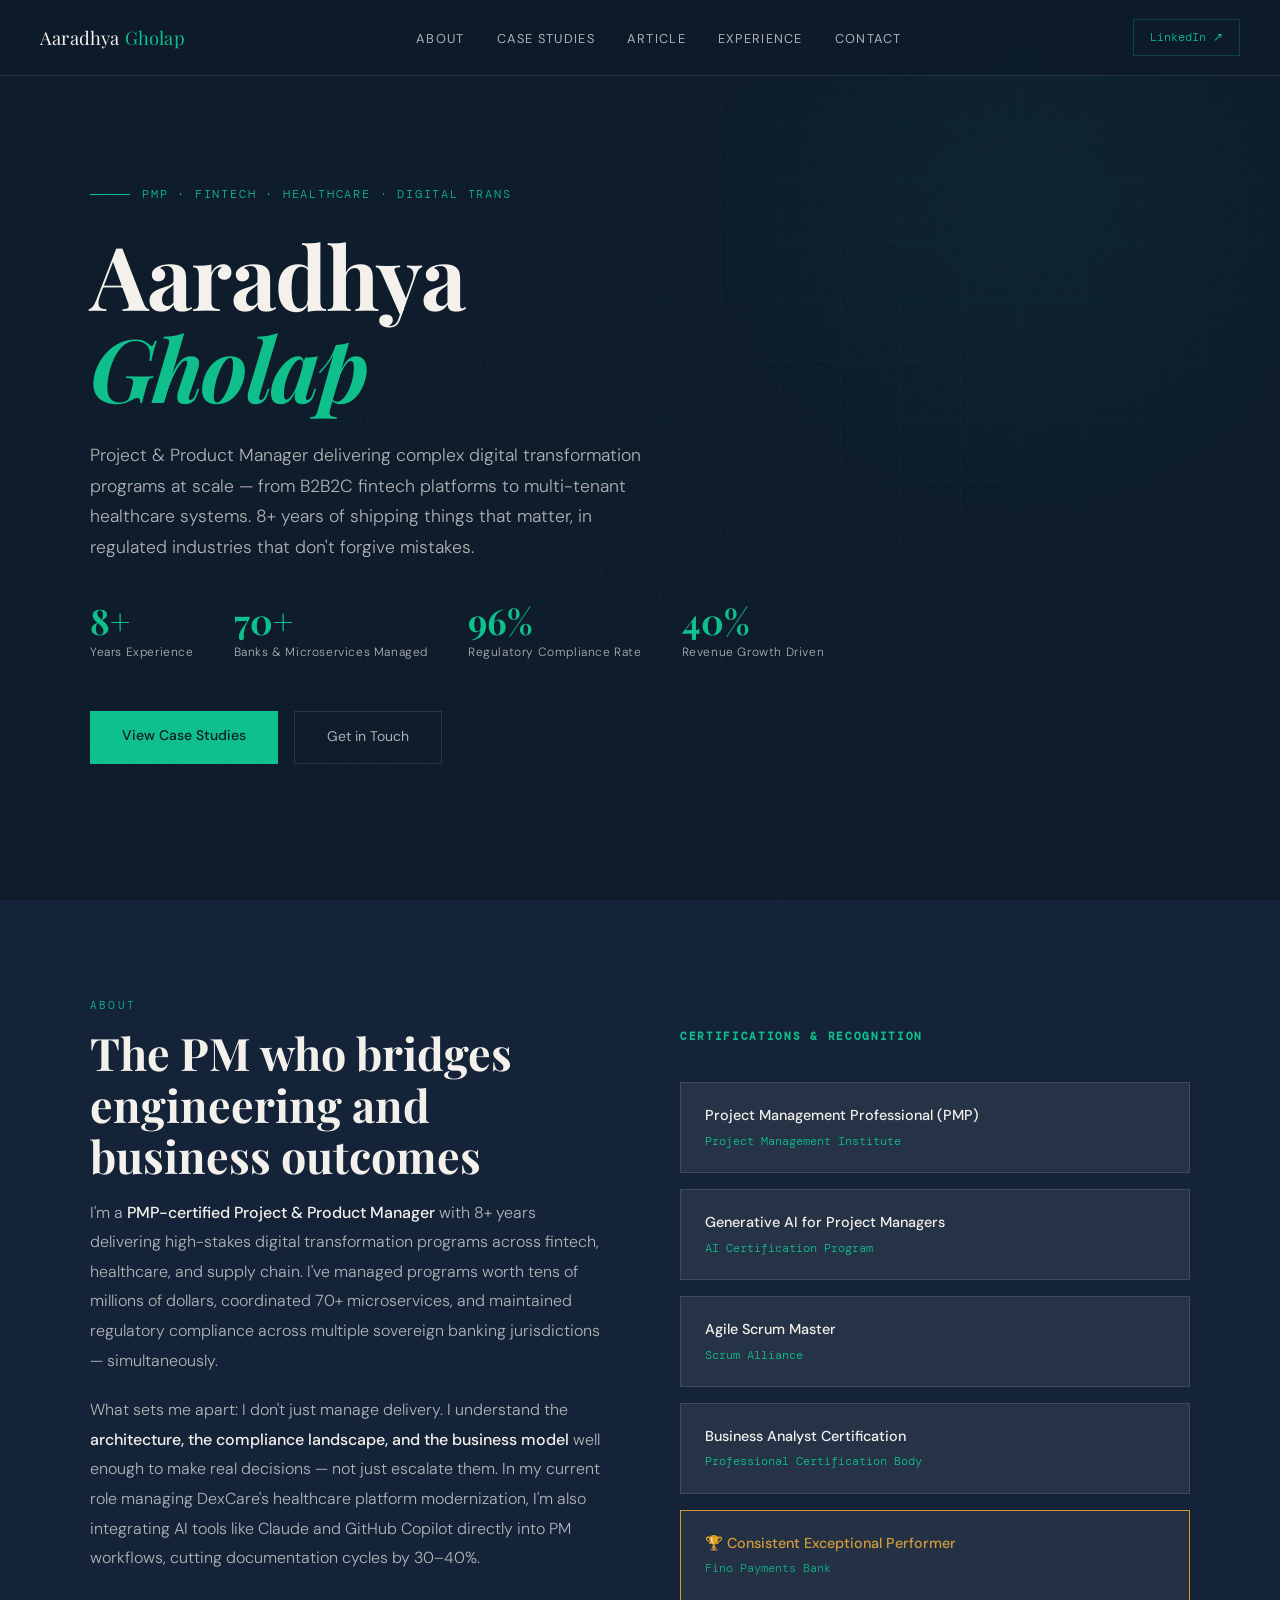
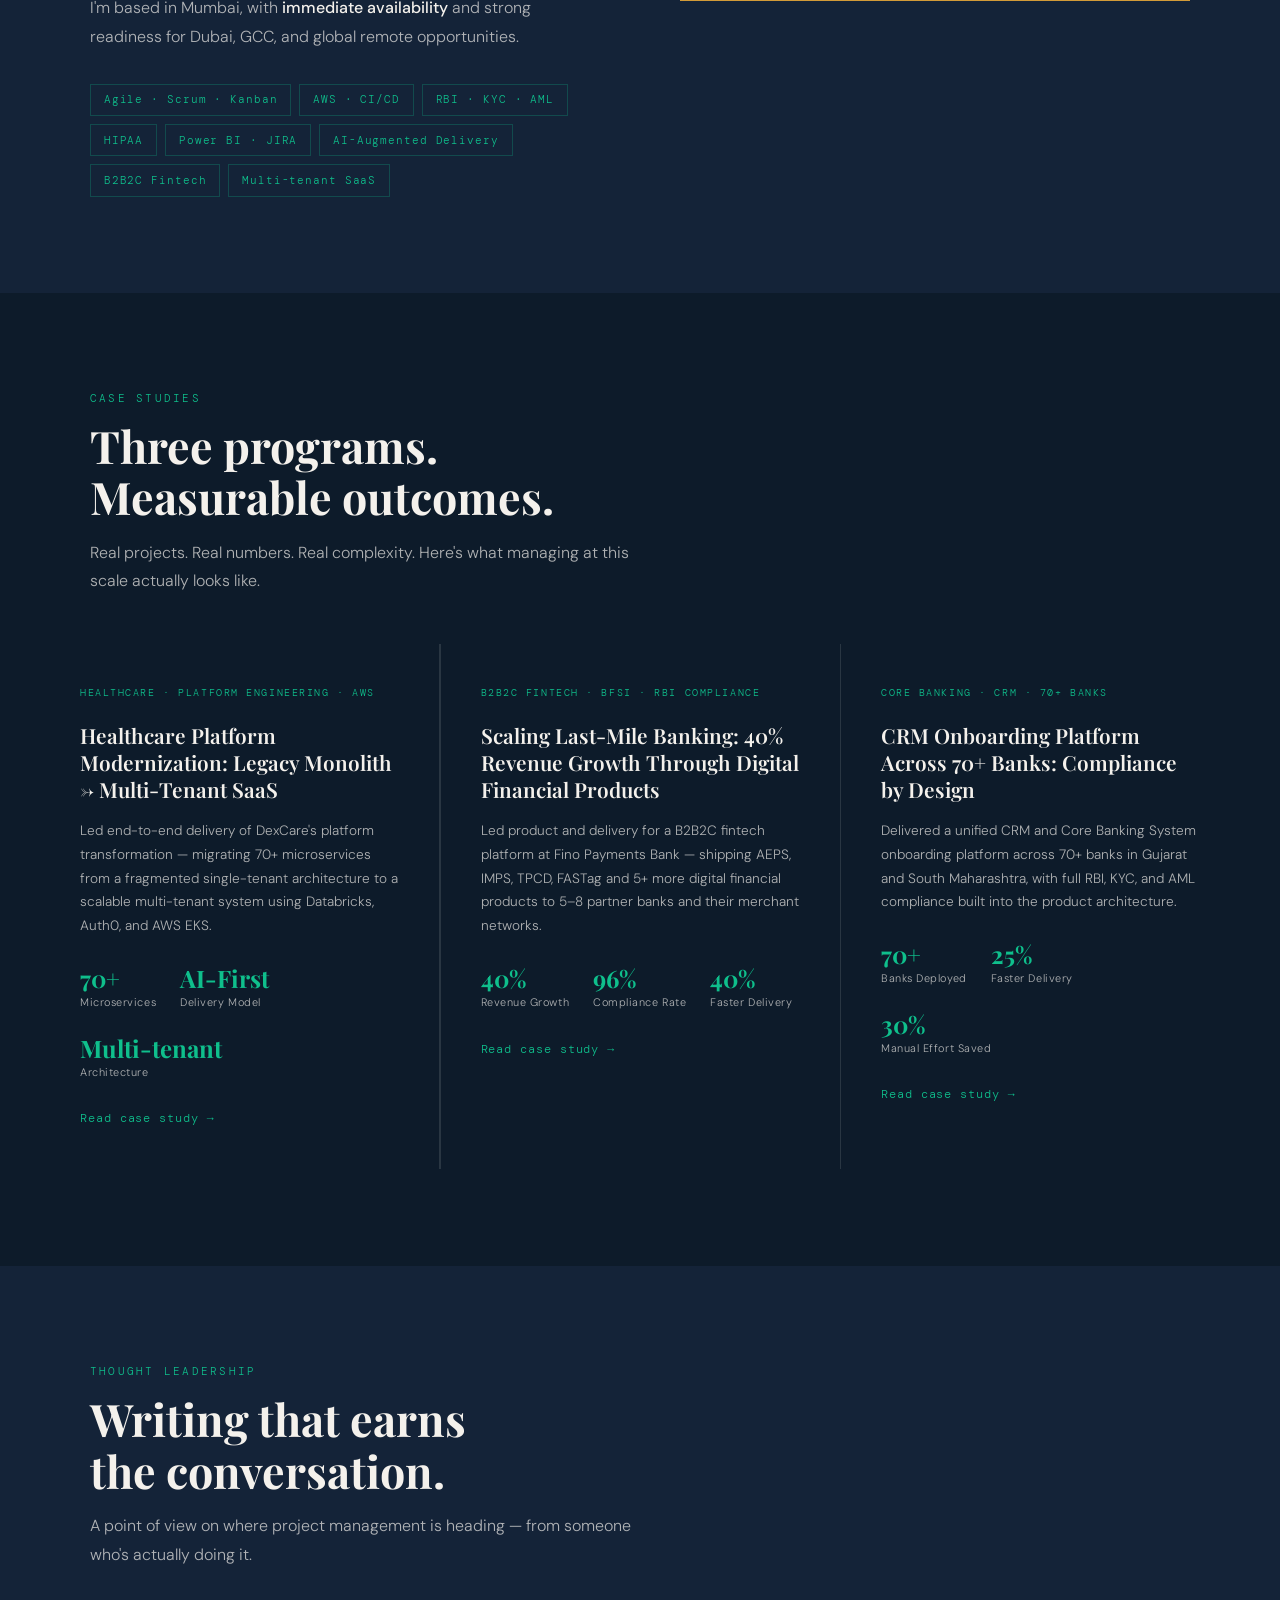
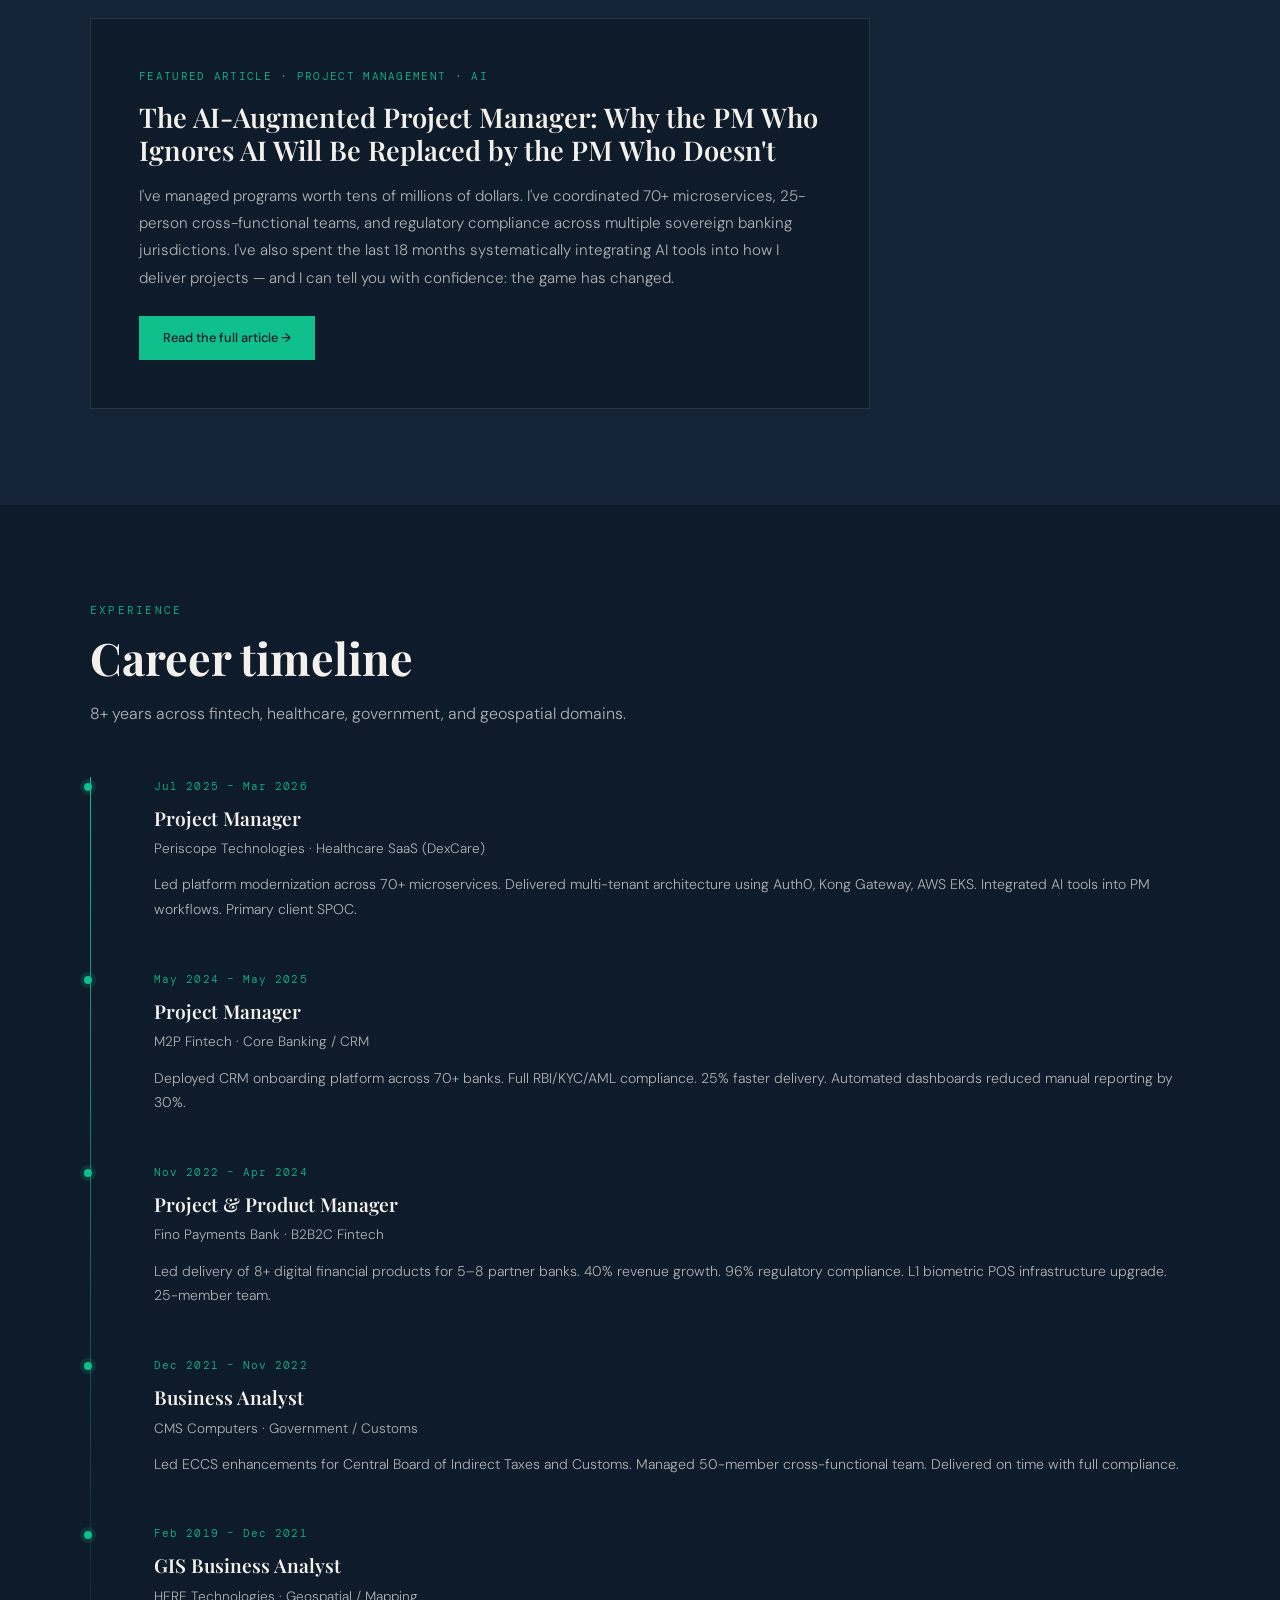
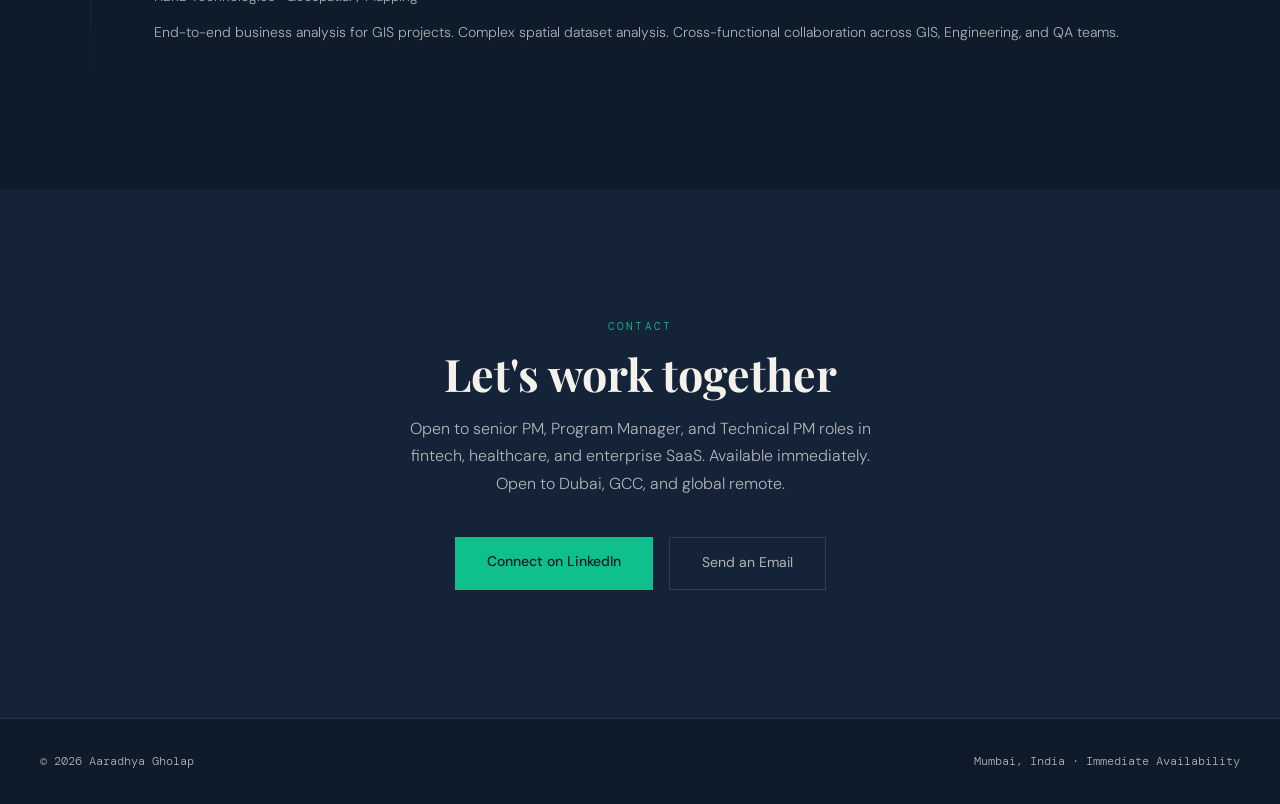
<file: index.html>
<!DOCTYPE html>
<html lang="en">
<head>
<meta charset="UTF-8">
<meta name="viewport" content="width=device-width, initial-scale=1.0">
<title>Aaradhya Gholap — Project & Product Manager</title>
<meta name="description" content="PMP-certified Project & Product Manager with 8+ years across Fintech, Healthcare, and Supply Chain. Delivering digital transformation at scale.">
<link rel="stylesheet" href="style.css">
<link rel="icon" type="image/svg+xml" href="data:image/svg+xml,<svg xmlns='http://www.w3.org/2000/svg' viewBox='0 0 32 32'><rect width='32' height='32' fill='%230d1b2a'/><text x='6' y='24' font-size='20' fill='%230fbf8c' font-family='serif'>A</text></svg>">
</head>
<body>

<nav>
  <a href="index.html" class="nav-logo">Aaradhya <span>Gholap</span></a>
  <button class="hamburger" aria-label="Menu">
    <span></span><span></span><span></span>
  </button>
  <ul class="nav-links">
    <li><a href="#about">About</a></li>
    <li><a href="#work">Case Studies</a></li>
    <li><a href="#article">Article</a></li>
    <li><a href="#experience">Experience</a></li>
    <li><a href="#contact">Contact</a></li>
  </ul>
  <a href="https://linkedin.com/in/aaradhyagholap" target="_blank" class="nav-cta">LinkedIn ↗</a>
</nav>

<!-- HERO -->
<section class="hero">
  <div class="hero-grid-bg"></div>
  <div class="hero-glow"></div>
  <div class="hero-inner">
    <div class="hero-tag">
      <span class="hero-tag-text">PMP · Fintech · Healthcare · Digital Transformation</span>
    </div>
    <h1>Aaradhya<br><em>Gholap</em></h1>
    <p class="hero-subtitle">
      Project & Product Manager delivering complex digital transformation programs at scale — from B2B2C fintech platforms to multi-tenant healthcare systems. 8+ years of shipping things that matter, in regulated industries that don't forgive mistakes.
    </p>
    <div class="hero-metrics">
      <div class="metric">
        <span class="metric-num">8+</span>
        <span class="metric-label">Years Experience</span>
      </div>
      <div class="metric">
        <span class="metric-num">70+</span>
        <span class="metric-label">Banks & Microservices Managed</span>
      </div>
      <div class="metric">
        <span class="metric-num">96%</span>
        <span class="metric-label">Regulatory Compliance Rate</span>
      </div>
      <div class="metric">
        <span class="metric-num">40%</span>
        <span class="metric-label">Revenue Growth Driven</span>
      </div>
    </div>
    <div class="hero-actions">
      <a href="#work" class="btn-primary">View Case Studies</a>
      <a href="#contact" class="btn-outline">Get in Touch</a>
    </div>
  </div>
</section>

<!-- ABOUT -->
<section id="about">
  <div class="container">
    <div class="section-label">About</div>
    <div class="about-grid">
      <div class="about-text fade-up">
        <h2 class="section-title">The PM who bridges engineering and business outcomes</h2>
        <p>I'm a <strong>PMP-certified Project & Product Manager</strong> with 8+ years delivering high-stakes digital transformation programs across fintech, healthcare, and supply chain. I've managed programs worth tens of millions of dollars, coordinated 70+ microservices, and maintained regulatory compliance across multiple sovereign banking jurisdictions — simultaneously.</p>
        <p>What sets me apart: I don't just manage delivery. I understand the <strong>architecture, the compliance landscape, and the business model</strong> well enough to make real decisions — not just escalate them. In my current role managing DexCare's healthcare platform modernization, I'm also integrating AI tools like Claude and GitHub Copilot directly into PM workflows, cutting documentation cycles by 30–40%.</p>
        <p>I'm based in Mumbai, with <strong>immediate availability</strong> and strong readiness for Dubai, GCC, and global remote opportunities.</p>
        <div class="about-tags">
          <span class="tag">Agile · Scrum · Kanban</span>
          <span class="tag">AWS · CI/CD</span>
          <span class="tag">RBI · KYC · AML</span>
          <span class="tag">HIPAA</span>
          <span class="tag">Power BI · JIRA</span>
          <span class="tag">AI-Augmented Delivery</span>
          <span class="tag">B2B2C Fintech</span>
          <span class="tag">Multi-tenant SaaS</span>
        </div>
      </div>
      <div class="about-certs fade-up">
        <h3 style="font-family:var(--mono);font-size:0.7rem;color:var(--teal);letter-spacing:0.15em;text-transform:uppercase;margin-bottom:1.25rem;">Certifications & Recognition</h3>
        <div class="cert-card">
          <div class="cert-name">Project Management Professional (PMP)</div>
          <div class="cert-org">Project Management Institute</div>
        </div>
        <div class="cert-card">
          <div class="cert-name">Generative AI for Project Managers</div>
          <div class="cert-org">AI Certification Program</div>
        </div>
        <div class="cert-card">
          <div class="cert-name">Agile Scrum Master</div>
          <div class="cert-org">Scrum Alliance</div>
        </div>
        <div class="cert-card">
          <div class="cert-name">Business Analyst Certification</div>
          <div class="cert-org">Professional Certification Body</div>
        </div>
        <div class="cert-card" style="border-color:var(--gold);opacity:0.9;">
          <div class="cert-name" style="color:var(--gold);">🏆 Consistent Exceptional Performer</div>
          <div class="cert-org">Fino Payments Bank</div>
        </div>
      </div>
    </div>
  </div>
</section>

<!-- CASE STUDIES -->
<section id="work">
  <div class="container">
    <div class="section-label">Case Studies</div>
    <h2 class="section-title fade-up">Three programs.<br>Measurable outcomes.</h2>
    <p class="section-desc fade-up">Real projects. Real numbers. Real complexity. Here's what managing at this scale actually looks like.</p>
  </div>
  <div class="work-grid">
    <a href="case-study-1.html" class="case-card fade-up">
      <div class="case-domain">Healthcare · Platform Engineering · AWS</div>
      <div class="case-title">Healthcare Platform Modernization: Legacy Monolith → Multi-Tenant SaaS</div>
      <div class="case-desc">Led end-to-end delivery of DexCare's platform transformation — migrating 70+ microservices from a fragmented single-tenant architecture to a scalable multi-tenant system using Databricks, Auth0, and AWS EKS.</div>
      <div class="case-metrics">
        <div>
          <div class="case-metric-val">70+</div>
          <div class="case-metric-lbl">Microservices</div>
        </div>
        <div>
          <div class="case-metric-val">AI-First</div>
          <div class="case-metric-lbl">Delivery Model</div>
        </div>
        <div>
          <div class="case-metric-val">Multi-tenant</div>
          <div class="case-metric-lbl">Architecture</div>
        </div>
      </div>
      <div class="case-link">Read case study</div>
    </a>

    <a href="case-study-2.html" class="case-card fade-up">
      <div class="case-domain">B2B2C Fintech · BFSI · RBI Compliance</div>
      <div class="case-title">Scaling Last-Mile Banking: 40% Revenue Growth Through Digital Financial Products</div>
      <div class="case-desc">Led product and delivery for a B2B2C fintech platform at Fino Payments Bank — shipping AEPS, IMPS, TPCD, FASTag and 5+ more digital financial products to 5–8 partner banks and their merchant networks.</div>
      <div class="case-metrics">
        <div>
          <div class="case-metric-val">40%</div>
          <div class="case-metric-lbl">Revenue Growth</div>
        </div>
        <div>
          <div class="case-metric-val">96%</div>
          <div class="case-metric-lbl">Compliance Rate</div>
        </div>
        <div>
          <div class="case-metric-val">40%</div>
          <div class="case-metric-lbl">Faster Delivery</div>
        </div>
      </div>
      <div class="case-link">Read case study</div>
    </a>

    <a href="case-study-3.html" class="case-card fade-up">
      <div class="case-domain">Core Banking · CRM · 70+ Banks</div>
      <div class="case-title">CRM Onboarding Platform Across 70+ Banks: Compliance by Design</div>
      <div class="case-desc">Delivered a unified CRM and Core Banking System onboarding platform across 70+ banks in Gujarat and South Maharashtra, with full RBI, KYC, and AML compliance built into the product architecture.</div>
      <div class="case-metrics">
        <div>
          <div class="case-metric-val">70+</div>
          <div class="case-metric-lbl">Banks Deployed</div>
        </div>
        <div>
          <div class="case-metric-val">25%</div>
          <div class="case-metric-lbl">Faster Delivery</div>
        </div>
        <div>
          <div class="case-metric-val">30%</div>
          <div class="case-metric-lbl">Manual Effort Saved</div>
        </div>
      </div>
      <div class="case-link">Read case study</div>
    </a>
  </div>
</section>

<!-- ARTICLE -->
<section id="article">
  <div class="container">
    <div class="section-label">Thought Leadership</div>
    <h2 class="section-title fade-up">Writing that earns<br>the conversation.</h2>
    <p class="section-desc fade-up">A point of view on where project management is heading — from someone who's actually doing it.</p>
    <div class="article-card fade-up">
      <div class="article-tag">Featured Article · Project Management · AI</div>
      <h2>The AI-Augmented Project Manager: Why the PM Who Ignores AI Will Be Replaced by the PM Who Doesn't</h2>
      <p class="excerpt">I've managed programs worth tens of millions of dollars. I've coordinated 70+ microservices, 25-person cross-functional teams, and regulatory compliance across multiple sovereign banking jurisdictions. I've also spent the last 18 months systematically integrating AI tools into how I deliver projects — and I can tell you with confidence: the game has changed.</p>
      <a href="article.html" class="btn-primary" style="font-size:0.8rem;padding:0.7rem 1.5rem;">Read the full article →</a>
    </div>
  </div>
</section>

<!-- EXPERIENCE -->
<section id="experience">
  <div class="container">
    <div class="section-label">Experience</div>
    <h2 class="section-title fade-up">Career timeline</h2>
    <p class="section-desc fade-up">8+ years across fintech, healthcare, government, and geospatial domains.</p>
    <div class="timeline">
      <div class="timeline-item fade-up">
        <div class="timeline-date">Jul 2025 – Mar 2026</div>
        <div class="timeline-title">Project Manager</div>
        <div class="timeline-company">Periscope Technologies · Healthcare SaaS (DexCare)</div>
        <div class="timeline-desc">Led platform modernization across 70+ microservices. Delivered multi-tenant architecture using Auth0, Kong Gateway, AWS EKS. Integrated AI tools into PM workflows. Primary client SPOC.</div>
      </div>
      <div class="timeline-item fade-up">
        <div class="timeline-date">May 2024 – May 2025</div>
        <div class="timeline-title">Project Manager</div>
        <div class="timeline-company">M2P Fintech · Core Banking / CRM</div>
        <div class="timeline-desc">Deployed CRM onboarding platform across 70+ banks. Full RBI/KYC/AML compliance. 25% faster delivery. Automated dashboards reduced manual reporting by 30%.</div>
      </div>
      <div class="timeline-item fade-up">
        <div class="timeline-date">Nov 2022 – Apr 2024</div>
        <div class="timeline-title">Project & Product Manager</div>
        <div class="timeline-company">Fino Payments Bank · B2B2C Fintech</div>
        <div class="timeline-desc">Led delivery of 8+ digital financial products for 5–8 partner banks. 40% revenue growth. 96% regulatory compliance. L1 biometric POS infrastructure upgrade. 25-member team.</div>
      </div>
      <div class="timeline-item fade-up">
        <div class="timeline-date">Dec 2021 – Nov 2022</div>
        <div class="timeline-title">Business Analyst</div>
        <div class="timeline-company">CMS Computers · Government / Customs</div>
        <div class="timeline-desc">Led ECCS enhancements for Central Board of Indirect Taxes and Customs. Managed 50-member cross-functional team. Delivered on time with full compliance.</div>
      </div>
      <div class="timeline-item fade-up">
        <div class="timeline-date">Feb 2019 – Dec 2021</div>
        <div class="timeline-title">GIS Business Analyst</div>
        <div class="timeline-company">HERE Technologies · Geospatial / Mapping</div>
        <div class="timeline-desc">End-to-end business analysis for GIS projects. Complex spatial dataset analysis. Cross-functional collaboration across GIS, Engineering, and QA teams.</div>
      </div>
    </div>
  </div>
</section>

<!-- CONTACT -->
<section id="contact">
  <div class="container">
    <div class="section-label">Contact</div>
    <h2 class="section-title">Let's work together</h2>
    <p>Open to senior PM, Program Manager, and Technical PM roles in fintech, healthcare, and enterprise SaaS. Available immediately. Open to Dubai, GCC, and global remote.</p>
    <div class="contact-links">
      <a href="https://linkedin.com/in/aaradhyagholap" target="_blank" class="btn-primary">Connect on LinkedIn</a>
      <a href="mailto:aaradhyagholap@gmail.com" class="btn-outline">Send an Email</a>
    </div>
  </div>
</section>

<footer>
  <span>© 2026 Aaradhya Gholap</span>
  <span>Mumbai, India · Immediate Availability</span>
</footer>

<script src="main.js"></script>
</body>
</html>
</file>
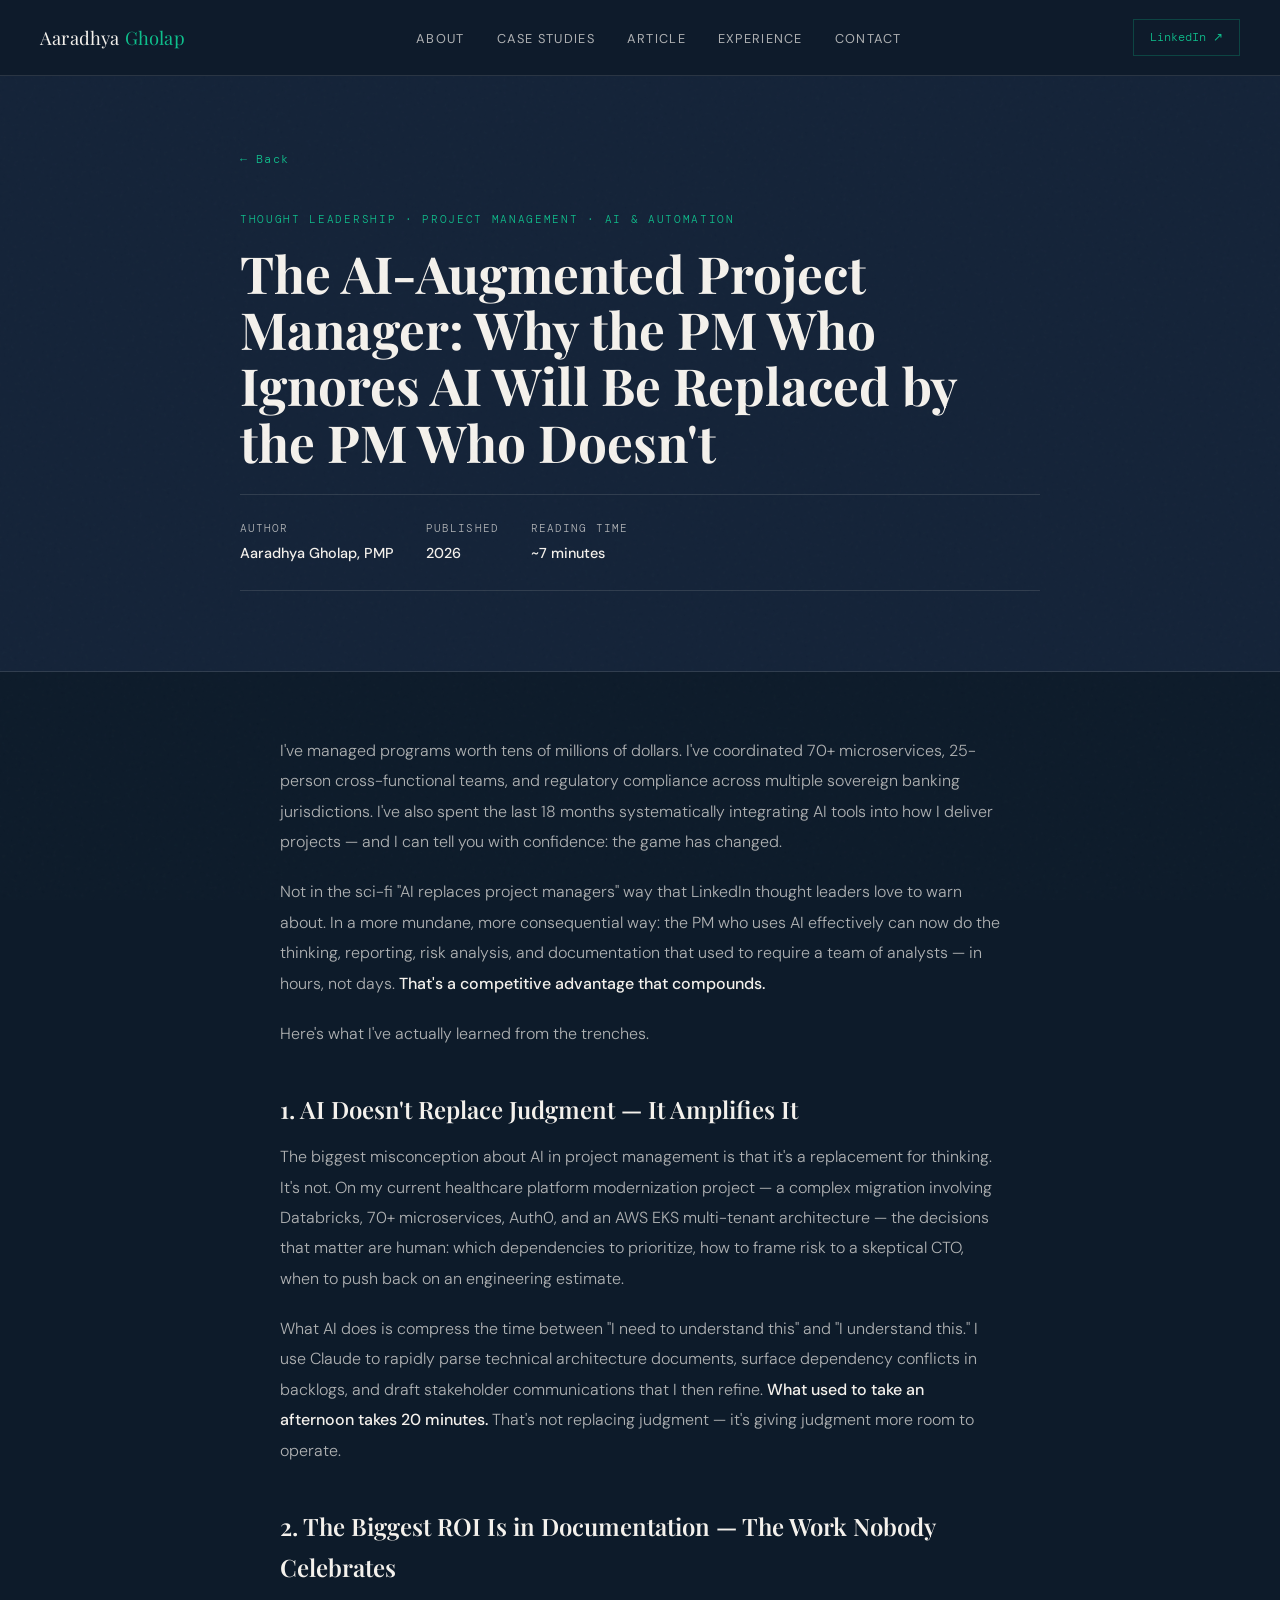
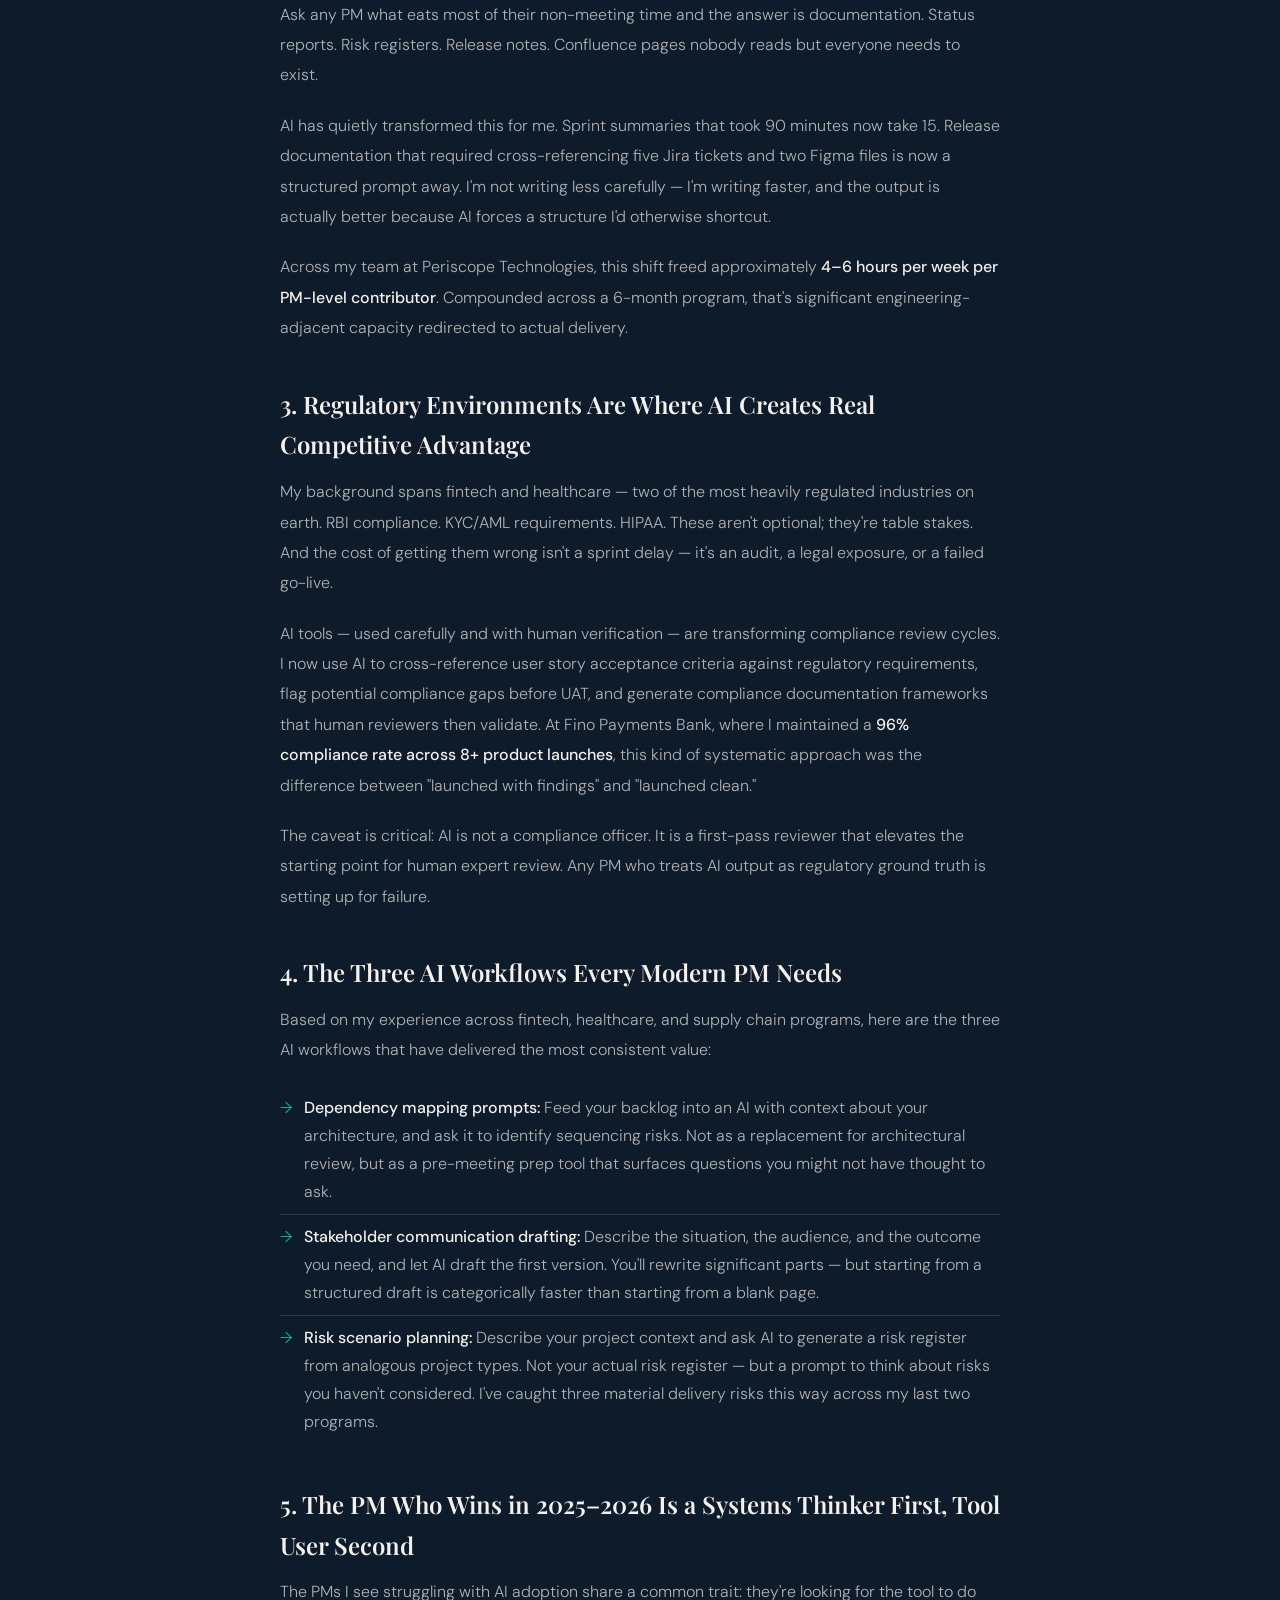
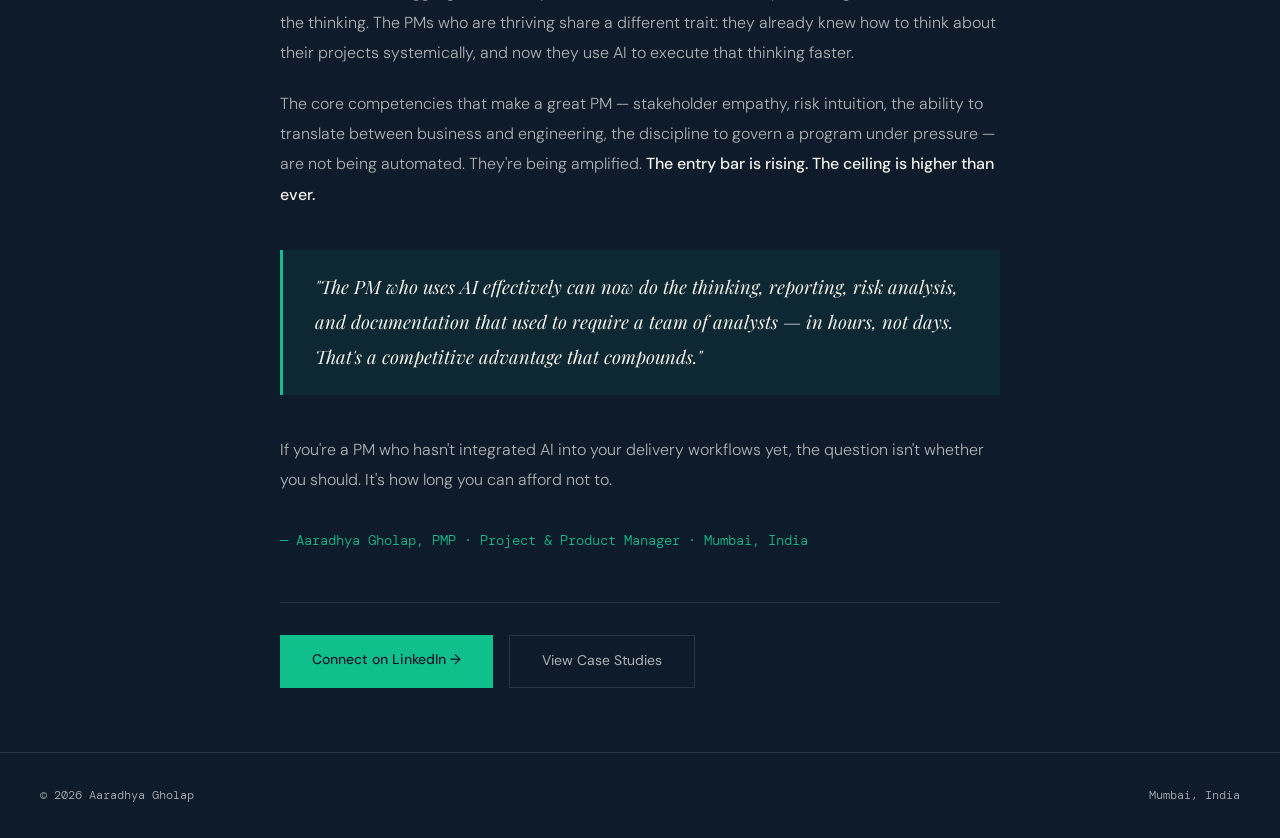
<file: article.html>
<!DOCTYPE html>
<html lang="en">
<head>
<meta charset="UTF-8">
<meta name="viewport" content="width=device-width, initial-scale=1.0">
<title>The AI-Augmented Project Manager — Aaradhya Gholap</title>
<link rel="stylesheet" href="style.css">
</head>
<body>

<nav>
  <a href="index.html" class="nav-logo">Aaradhya <span>Gholap</span></a>
  <button class="hamburger" aria-label="Menu"><span></span><span></span><span></span></button>
  <ul class="nav-links">
    <li><a href="index.html#about">About</a></li>
    <li><a href="index.html#work">Case Studies</a></li>
    <li><a href="index.html#article" class="active">Article</a></li>
    <li><a href="index.html#experience">Experience</a></li>
    <li><a href="index.html#contact">Contact</a></li>
  </ul>
  <a href="https://linkedin.com/in/aaradhyagholap" target="_blank" class="nav-cta">LinkedIn ↗</a>
</nav>

<div class="detail-hero">
  <div class="detail-hero-inner">
    <a href="index.html#article" class="detail-back">← Back</a>
    <div class="detail-domain">Thought Leadership · Project Management · AI & Automation</div>
    <h1 class="detail-title">The AI-Augmented Project Manager: Why the PM Who Ignores AI Will Be Replaced by the PM Who Doesn't</h1>
    <div class="detail-meta">
      <div class="detail-meta-item">
        <span class="detail-meta-label">Author</span>
        <span class="detail-meta-value">Aaradhya Gholap, PMP</span>
      </div>
      <div class="detail-meta-item">
        <span class="detail-meta-label">Published</span>
        <span class="detail-meta-value">2026</span>
      </div>
      <div class="detail-meta-item">
        <span class="detail-meta-label">Reading time</span>
        <span class="detail-meta-value">~7 minutes</span>
      </div>
    </div>
  </div>
</div>

<div class="article-full">
  <div class="article-full-inner">

    <p>I've managed programs worth tens of millions of dollars. I've coordinated 70+ microservices, 25-person cross-functional teams, and regulatory compliance across multiple sovereign banking jurisdictions. I've also spent the last 18 months systematically integrating AI tools into how I deliver projects — and I can tell you with confidence: the game has changed.</p>

    <p>Not in the sci-fi "AI replaces project managers" way that LinkedIn thought leaders love to warn about. In a more mundane, more consequential way: the PM who uses AI effectively can now do the thinking, reporting, risk analysis, and documentation that used to require a team of analysts — in hours, not days. <strong>That's a competitive advantage that compounds.</strong></p>

    <p>Here's what I've actually learned from the trenches.</p>

    <h2>1. AI Doesn't Replace Judgment — It Amplifies It</h2>
    <p>The biggest misconception about AI in project management is that it's a replacement for thinking. It's not. On my current healthcare platform modernization project — a complex migration involving Databricks, 70+ microservices, Auth0, and an AWS EKS multi-tenant architecture — the decisions that matter are human: which dependencies to prioritize, how to frame risk to a skeptical CTO, when to push back on an engineering estimate.</p>
    <p>What AI does is compress the time between "I need to understand this" and "I understand this." I use Claude to rapidly parse technical architecture documents, surface dependency conflicts in backlogs, and draft stakeholder communications that I then refine. <strong>What used to take an afternoon takes 20 minutes.</strong> That's not replacing judgment — it's giving judgment more room to operate.</p>

    <h2>2. The Biggest ROI Is in Documentation — The Work Nobody Celebrates</h2>
    <p>Ask any PM what eats most of their non-meeting time and the answer is documentation. Status reports. Risk registers. Release notes. Confluence pages nobody reads but everyone needs to exist.</p>
    <p>AI has quietly transformed this for me. Sprint summaries that took 90 minutes now take 15. Release documentation that required cross-referencing five Jira tickets and two Figma files is now a structured prompt away. I'm not writing less carefully — I'm writing faster, and the output is actually better because AI forces a structure I'd otherwise shortcut.</p>
    <p>Across my team at Periscope Technologies, this shift freed approximately <strong>4–6 hours per week per PM-level contributor</strong>. Compounded across a 6-month program, that's significant engineering-adjacent capacity redirected to actual delivery.</p>

    <h2>3. Regulatory Environments Are Where AI Creates Real Competitive Advantage</h2>
    <p>My background spans fintech and healthcare — two of the most heavily regulated industries on earth. RBI compliance. KYC/AML requirements. HIPAA. These aren't optional; they're table stakes. And the cost of getting them wrong isn't a sprint delay — it's an audit, a legal exposure, or a failed go-live.</p>
    <p>AI tools — used carefully and with human verification — are transforming compliance review cycles. I now use AI to cross-reference user story acceptance criteria against regulatory requirements, flag potential compliance gaps before UAT, and generate compliance documentation frameworks that human reviewers then validate. At Fino Payments Bank, where I maintained a <strong>96% compliance rate across 8+ product launches</strong>, this kind of systematic approach was the difference between "launched with findings" and "launched clean."</p>
    <p>The caveat is critical: AI is not a compliance officer. It is a first-pass reviewer that elevates the starting point for human expert review. Any PM who treats AI output as regulatory ground truth is setting up for failure.</p>

    <h2>4. The Three AI Workflows Every Modern PM Needs</h2>
    <p>Based on my experience across fintech, healthcare, and supply chain programs, here are the three AI workflows that have delivered the most consistent value:</p>
    <ul>
      <li><strong>Dependency mapping prompts:</strong> Feed your backlog into an AI with context about your architecture, and ask it to identify sequencing risks. Not as a replacement for architectural review, but as a pre-meeting prep tool that surfaces questions you might not have thought to ask.</li>
      <li><strong>Stakeholder communication drafting:</strong> Describe the situation, the audience, and the outcome you need, and let AI draft the first version. You'll rewrite significant parts — but starting from a structured draft is categorically faster than starting from a blank page.</li>
      <li><strong>Risk scenario planning:</strong> Describe your project context and ask AI to generate a risk register from analogous project types. Not your actual risk register — but a prompt to think about risks you haven't considered. I've caught three material delivery risks this way across my last two programs.</li>
    </ul>

    <h2>5. The PM Who Wins in 2025–2026 Is a Systems Thinker First, Tool User Second</h2>
    <p>The PMs I see struggling with AI adoption share a common trait: they're looking for the tool to do the thinking. The PMs who are thriving share a different trait: they already knew how to think about their projects systemically, and now they use AI to execute that thinking faster.</p>
    <p>The core competencies that make a great PM — stakeholder empathy, risk intuition, the ability to translate between business and engineering, the discipline to govern a program under pressure — are not being automated. They're being amplified. <strong>The entry bar is rising. The ceiling is higher than ever.</strong></p>

    <div class="pullquote">
      <p>"The PM who uses AI effectively can now do the thinking, reporting, risk analysis, and documentation that used to require a team of analysts — in hours, not days. That's a competitive advantage that compounds."</p>
    </div>

    <p>If you're a PM who hasn't integrated AI into your delivery workflows yet, the question isn't whether you should. It's how long you can afford not to.</p>

    <p style="color:var(--teal);font-family:var(--mono);font-size:0.85rem;margin-top:2rem;">— Aaradhya Gholap, PMP · Project & Product Manager · Mumbai, India</p>

    <div style="margin-top:3rem;padding-top:2rem;border-top:1px solid var(--white-border);display:flex;gap:1rem;flex-wrap:wrap;">
      <a href="https://linkedin.com/in/aaradhyagholap" target="_blank" class="btn-primary">Connect on LinkedIn →</a>
      <a href="index.html#work" class="btn-outline">View Case Studies</a>
    </div>
  </div>
</div>

<footer>
  <span>© 2026 Aaradhya Gholap</span>
  <span>Mumbai, India</span>
</footer>
<script src="main.js"></script>
</body>
</html>
</file>
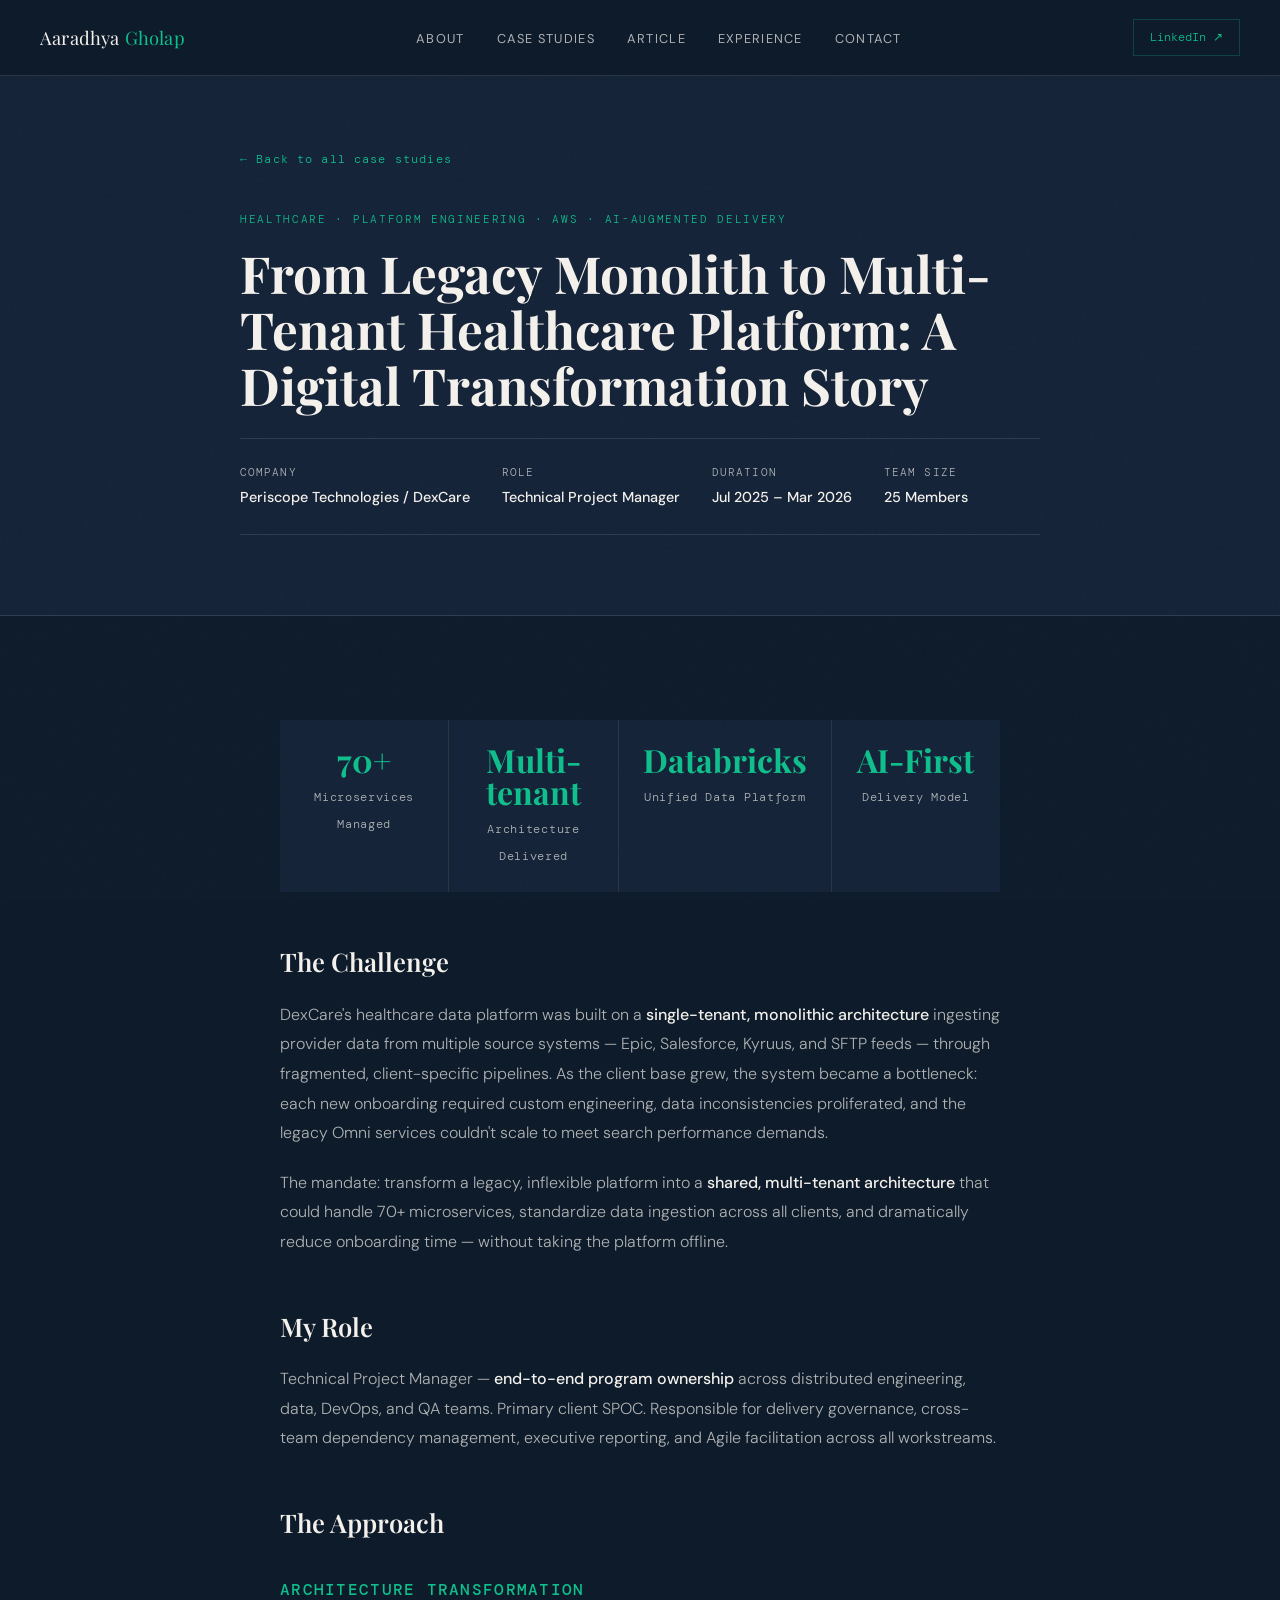
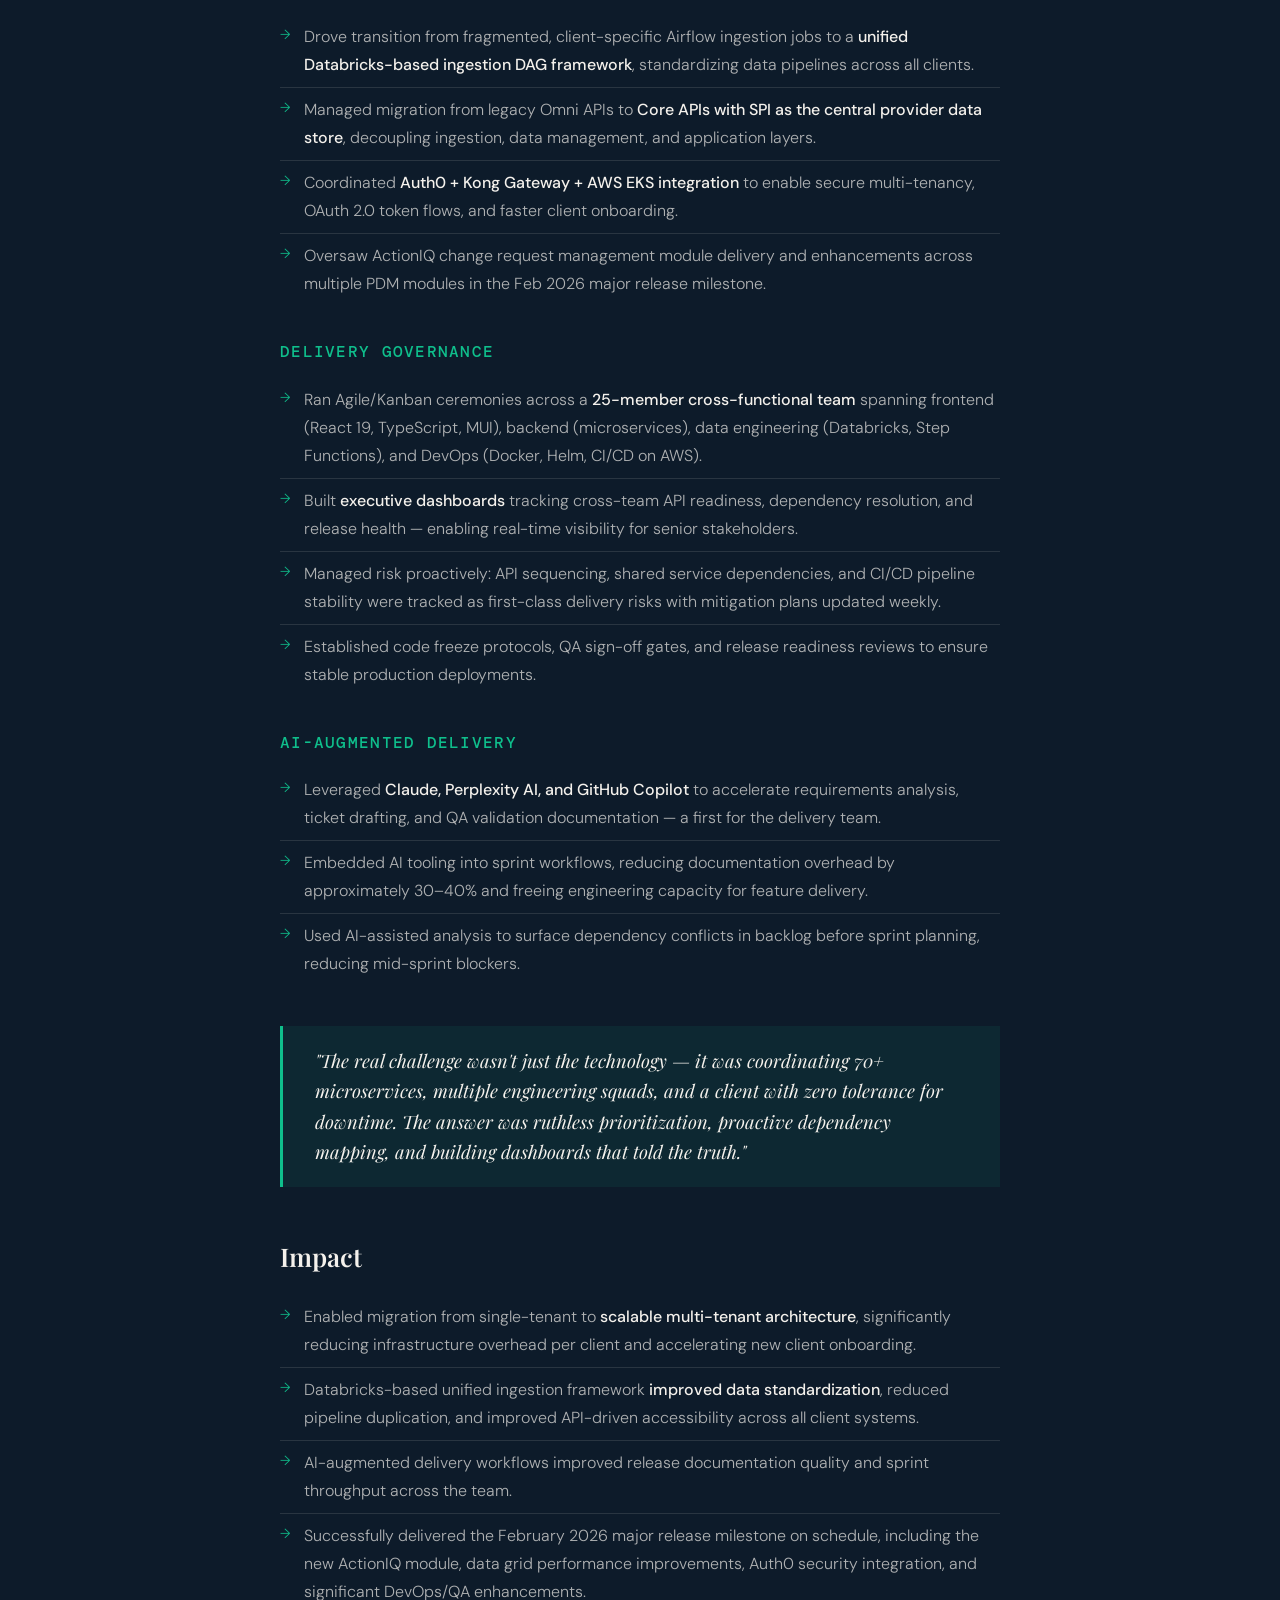
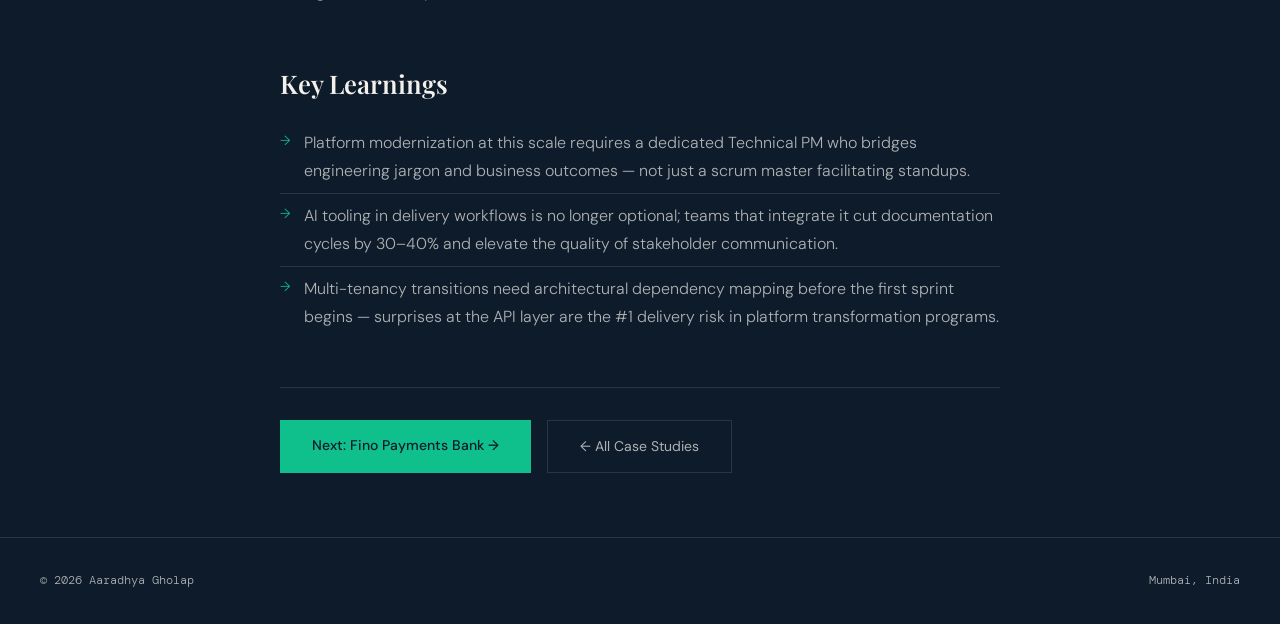
<file: case-study-1.html>
<!DOCTYPE html>
<html lang="en">
<head>
<meta charset="UTF-8">
<meta name="viewport" content="width=device-width, initial-scale=1.0">
<title>Case Study: Healthcare Platform Modernization — Aaradhya Gholap</title>
<link rel="stylesheet" href="style.css">
</head>
<body>

<nav>
  <a href="index.html" class="nav-logo">Aaradhya <span>Gholap</span></a>
  <button class="hamburger" aria-label="Menu"><span></span><span></span><span></span></button>
  <ul class="nav-links">
    <li><a href="index.html#about">About</a></li>
    <li><a href="index.html#work" class="active">Case Studies</a></li>
    <li><a href="index.html#article">Article</a></li>
    <li><a href="index.html#experience">Experience</a></li>
    <li><a href="index.html#contact">Contact</a></li>
  </ul>
  <a href="https://linkedin.com/in/aaradhyagholap" target="_blank" class="nav-cta">LinkedIn ↗</a>
</nav>

<div class="detail-hero">
  <div class="detail-hero-inner">
    <a href="index.html#work" class="detail-back">← Back to all case studies</a>
    <div class="detail-domain">Healthcare · Platform Engineering · AWS · AI-Augmented Delivery</div>
    <h1 class="detail-title">From Legacy Monolith to Multi-Tenant Healthcare Platform: A Digital Transformation Story</h1>
    <div class="detail-meta">
      <div class="detail-meta-item">
        <span class="detail-meta-label">Company</span>
        <span class="detail-meta-value">Periscope Technologies / DexCare</span>
      </div>
      <div class="detail-meta-item">
        <span class="detail-meta-label">Role</span>
        <span class="detail-meta-value">Technical Project Manager</span>
      </div>
      <div class="detail-meta-item">
        <span class="detail-meta-label">Duration</span>
        <span class="detail-meta-value">Jul 2025 – Mar 2026</span>
      </div>
      <div class="detail-meta-item">
        <span class="detail-meta-label">Team Size</span>
        <span class="detail-meta-value">25 Members</span>
      </div>
    </div>
  </div>
</div>

<div class="detail-body">
  <div class="metrics-row">
    <div class="metric-box"><span class="val">70+</span><span class="lbl">Microservices Managed</span></div>
    <div class="metric-box"><span class="val">Multi-tenant</span><span class="lbl">Architecture Delivered</span></div>
    <div class="metric-box"><span class="val">Databricks</span><span class="lbl">Unified Data Platform</span></div>
    <div class="metric-box"><span class="val">AI-First</span><span class="lbl">Delivery Model</span></div>
  </div>

  <h2>The Challenge</h2>
  <p>DexCare's healthcare data platform was built on a <strong>single-tenant, monolithic architecture</strong> ingesting provider data from multiple source systems — Epic, Salesforce, Kyruus, and SFTP feeds — through fragmented, client-specific pipelines. As the client base grew, the system became a bottleneck: each new onboarding required custom engineering, data inconsistencies proliferated, and the legacy Omni services couldn't scale to meet search performance demands.</p>
  <p>The mandate: transform a legacy, inflexible platform into a <strong>shared, multi-tenant architecture</strong> that could handle 70+ microservices, standardize data ingestion across all clients, and dramatically reduce onboarding time — without taking the platform offline.</p>

  <h2>My Role</h2>
  <p>Technical Project Manager — <strong>end-to-end program ownership</strong> across distributed engineering, data, DevOps, and QA teams. Primary client SPOC. Responsible for delivery governance, cross-team dependency management, executive reporting, and Agile facilitation across all workstreams.</p>

  <h2>The Approach</h2>

  <h3>Architecture Transformation</h3>
  <ul>
    <li>Drove transition from fragmented, client-specific Airflow ingestion jobs to a <strong>unified Databricks-based ingestion DAG framework</strong>, standardizing data pipelines across all clients.</li>
    <li>Managed migration from legacy Omni APIs to <strong>Core APIs with SPI as the central provider data store</strong>, decoupling ingestion, data management, and application layers.</li>
    <li>Coordinated <strong>Auth0 + Kong Gateway + AWS EKS integration</strong> to enable secure multi-tenancy, OAuth 2.0 token flows, and faster client onboarding.</li>
    <li>Oversaw ActionIQ change request management module delivery and enhancements across multiple PDM modules in the Feb 2026 major release milestone.</li>
  </ul>

  <h3>Delivery Governance</h3>
  <ul>
    <li>Ran Agile/Kanban ceremonies across a <strong>25-member cross-functional team</strong> spanning frontend (React 19, TypeScript, MUI), backend (microservices), data engineering (Databricks, Step Functions), and DevOps (Docker, Helm, CI/CD on AWS).</li>
    <li>Built <strong>executive dashboards</strong> tracking cross-team API readiness, dependency resolution, and release health — enabling real-time visibility for senior stakeholders.</li>
    <li>Managed risk proactively: API sequencing, shared service dependencies, and CI/CD pipeline stability were tracked as first-class delivery risks with mitigation plans updated weekly.</li>
    <li>Established code freeze protocols, QA sign-off gates, and release readiness reviews to ensure stable production deployments.</li>
  </ul>

  <h3>AI-Augmented Delivery</h3>
  <ul>
    <li>Leveraged <strong>Claude, Perplexity AI, and GitHub Copilot</strong> to accelerate requirements analysis, ticket drafting, and QA validation documentation — a first for the delivery team.</li>
    <li>Embedded AI tooling into sprint workflows, reducing documentation overhead by approximately 30–40% and freeing engineering capacity for feature delivery.</li>
    <li>Used AI-assisted analysis to surface dependency conflicts in backlog before sprint planning, reducing mid-sprint blockers.</li>
  </ul>

  <div class="pullquote">
    <p>"The real challenge wasn't just the technology — it was coordinating 70+ microservices, multiple engineering squads, and a client with zero tolerance for downtime. The answer was ruthless prioritization, proactive dependency mapping, and building dashboards that told the truth."</p>
  </div>

  <h2>Impact</h2>
  <ul>
    <li>Enabled migration from single-tenant to <strong>scalable multi-tenant architecture</strong>, significantly reducing infrastructure overhead per client and accelerating new client onboarding.</li>
    <li>Databricks-based unified ingestion framework <strong>improved data standardization</strong>, reduced pipeline duplication, and improved API-driven accessibility across all client systems.</li>
    <li>AI-augmented delivery workflows improved release documentation quality and sprint throughput across the team.</li>
    <li>Successfully delivered the February 2026 major release milestone on schedule, including the new ActionIQ module, data grid performance improvements, Auth0 security integration, and significant DevOps/QA enhancements.</li>
  </ul>

  <h2>Key Learnings</h2>
  <ul>
    <li>Platform modernization at this scale requires a dedicated Technical PM who bridges engineering jargon and business outcomes — not just a scrum master facilitating standups.</li>
    <li>AI tooling in delivery workflows is no longer optional; teams that integrate it cut documentation cycles by 30–40% and elevate the quality of stakeholder communication.</li>
    <li>Multi-tenancy transitions need architectural dependency mapping before the first sprint begins — surprises at the API layer are the #1 delivery risk in platform transformation programs.</li>
  </ul>

  <div style="margin-top:3rem;padding-top:2rem;border-top:1px solid var(--white-border);display:flex;gap:1rem;flex-wrap:wrap;">
    <a href="case-study-2.html" class="btn-primary">Next: Fino Payments Bank →</a>
    <a href="index.html#work" class="btn-outline">← All Case Studies</a>
  </div>
</div>

<footer>
  <span>© 2026 Aaradhya Gholap</span>
  <span>Mumbai, India</span>
</footer>
<script src="main.js"></script>
</body>
</html>
</file>
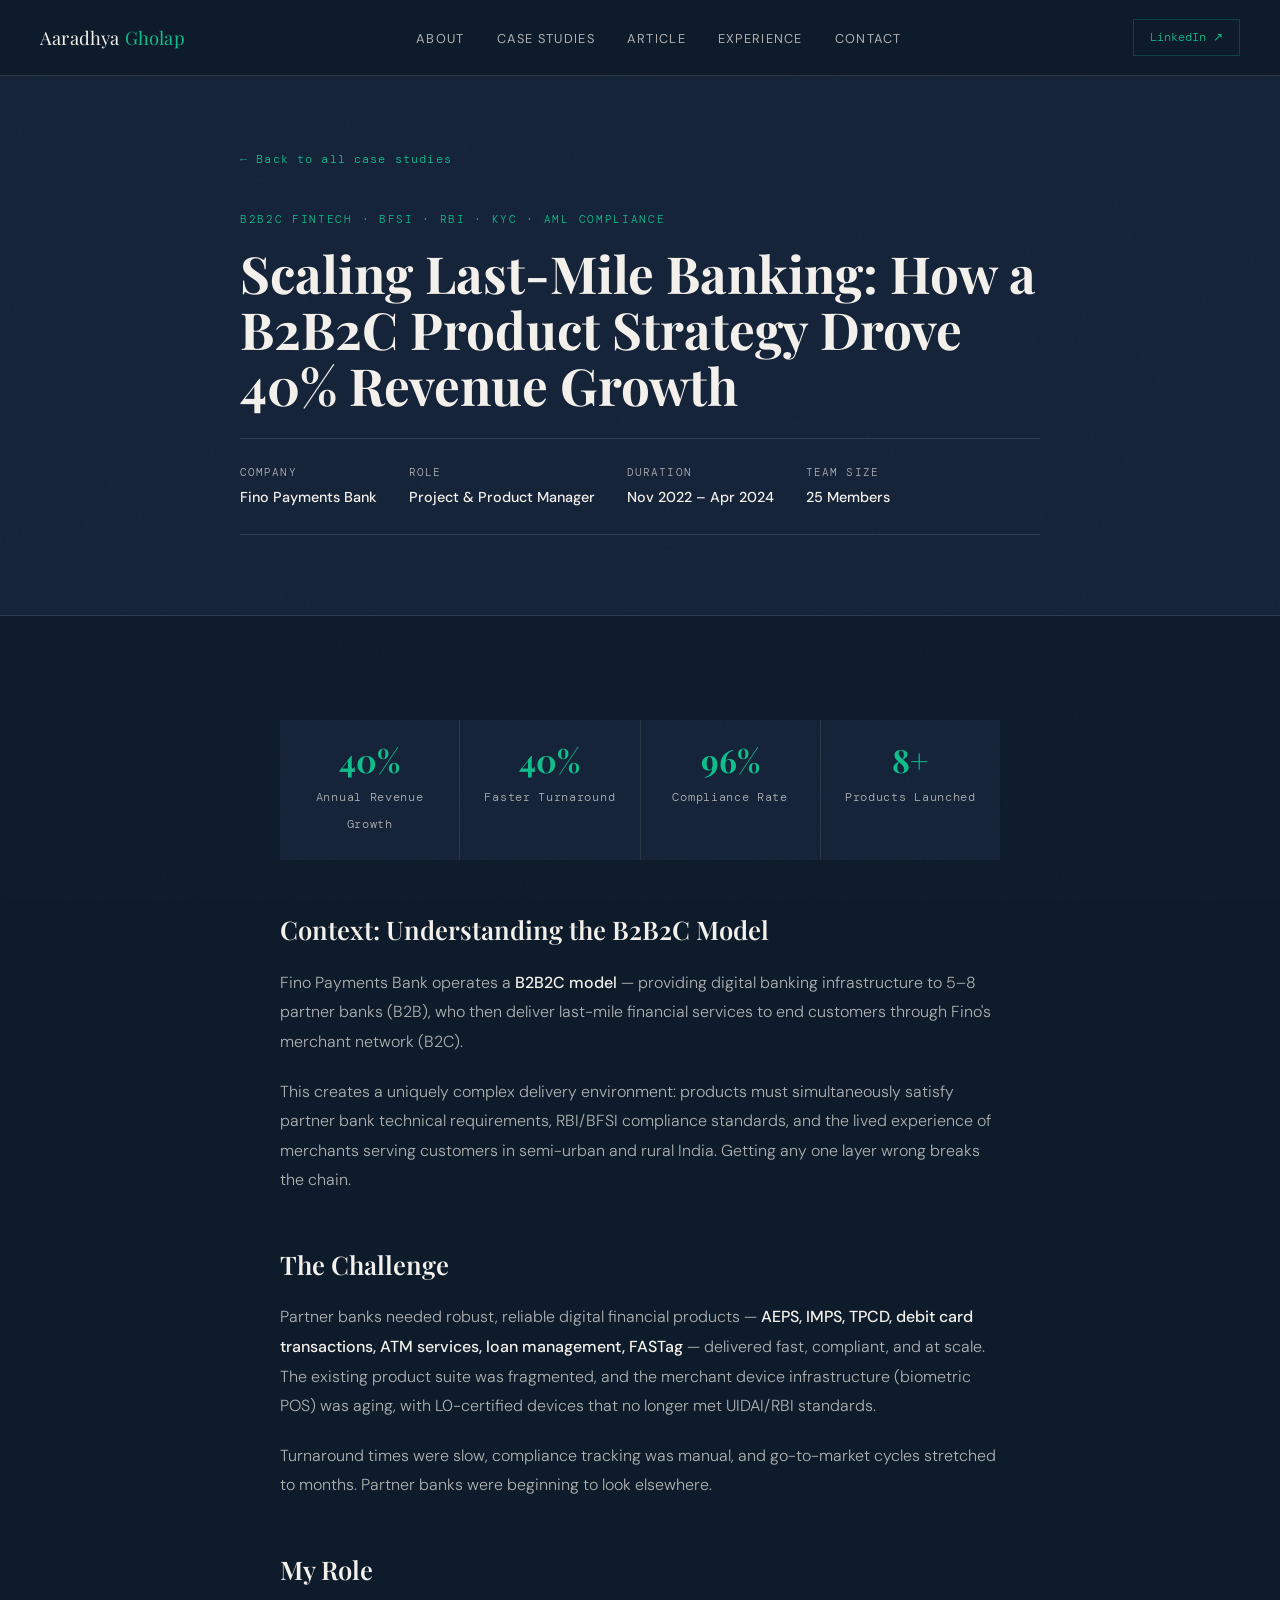
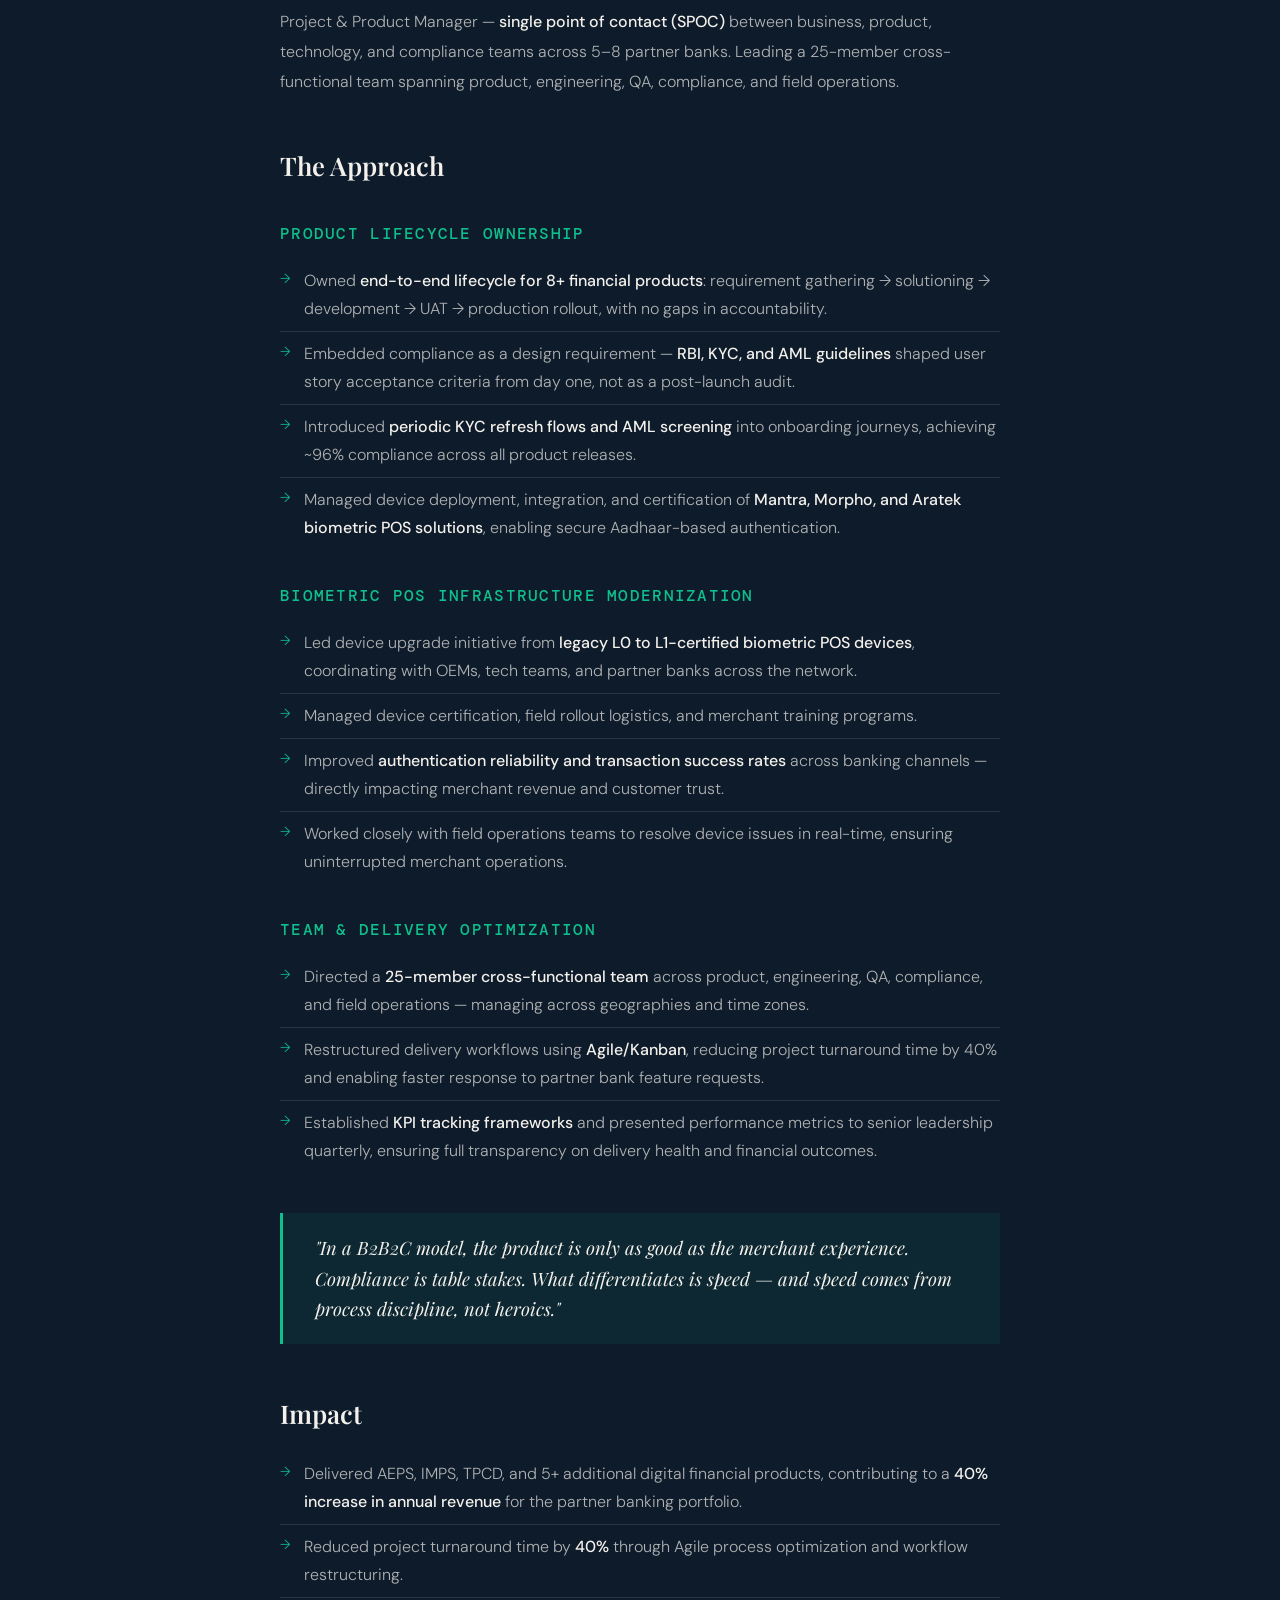
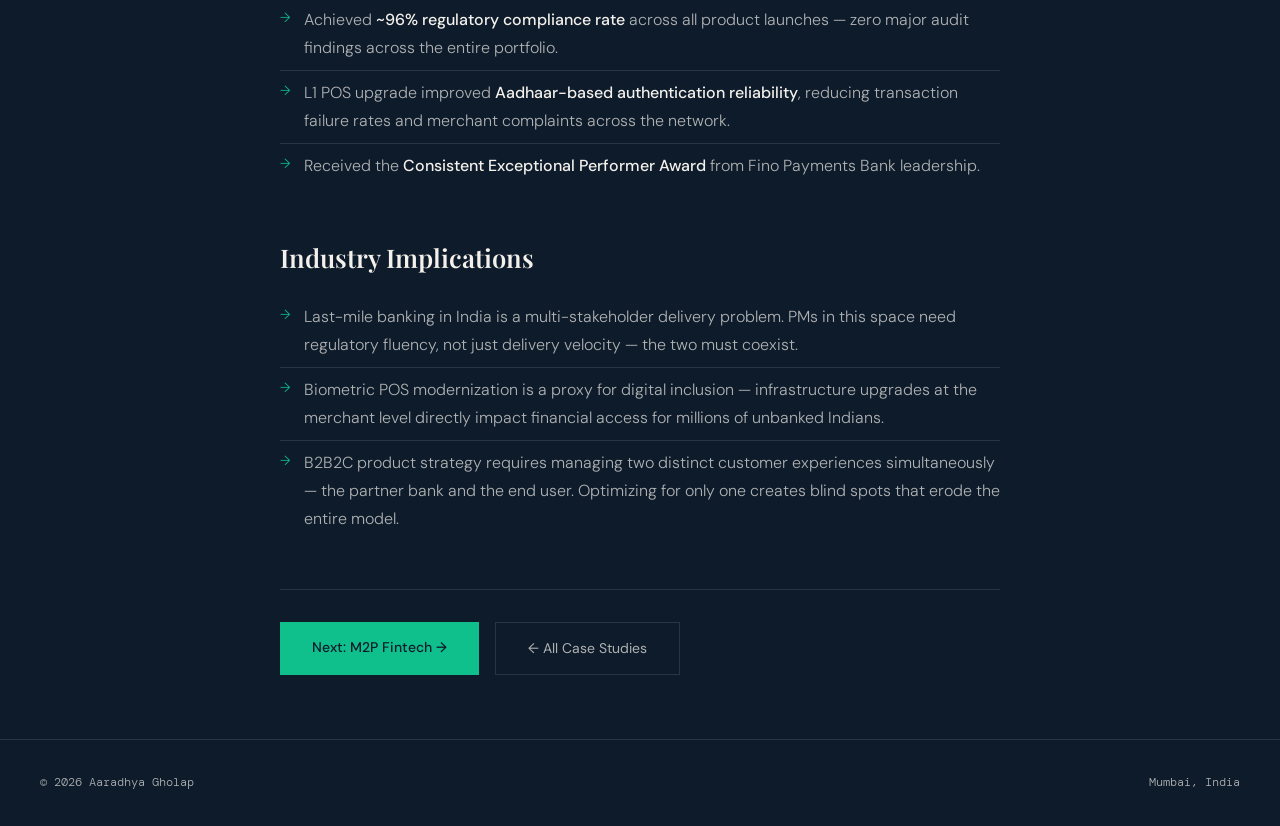
<file: case-study-2.html>
<!DOCTYPE html>
<html lang="en">
<head>
<meta charset="UTF-8">
<meta name="viewport" content="width=device-width, initial-scale=1.0">
<title>Case Study: Fino Payments Bank — Aaradhya Gholap</title>
<link rel="stylesheet" href="style.css">
</head>
<body>

<nav>
  <a href="index.html" class="nav-logo">Aaradhya <span>Gholap</span></a>
  <button class="hamburger" aria-label="Menu"><span></span><span></span><span></span></button>
  <ul class="nav-links">
    <li><a href="index.html#about">About</a></li>
    <li><a href="index.html#work" class="active">Case Studies</a></li>
    <li><a href="index.html#article">Article</a></li>
    <li><a href="index.html#experience">Experience</a></li>
    <li><a href="index.html#contact">Contact</a></li>
  </ul>
  <a href="https://linkedin.com/in/aaradhyagholap" target="_blank" class="nav-cta">LinkedIn ↗</a>
</nav>

<div class="detail-hero">
  <div class="detail-hero-inner">
    <a href="index.html#work" class="detail-back">← Back to all case studies</a>
    <div class="detail-domain">B2B2C Fintech · BFSI · RBI · KYC · AML Compliance</div>
    <h1 class="detail-title">Scaling Last-Mile Banking: How a B2B2C Product Strategy Drove 40% Revenue Growth</h1>
    <div class="detail-meta">
      <div class="detail-meta-item">
        <span class="detail-meta-label">Company</span>
        <span class="detail-meta-value">Fino Payments Bank</span>
      </div>
      <div class="detail-meta-item">
        <span class="detail-meta-label">Role</span>
        <span class="detail-meta-value">Project & Product Manager</span>
      </div>
      <div class="detail-meta-item">
        <span class="detail-meta-label">Duration</span>
        <span class="detail-meta-value">Nov 2022 – Apr 2024</span>
      </div>
      <div class="detail-meta-item">
        <span class="detail-meta-label">Team Size</span>
        <span class="detail-meta-value">25 Members</span>
      </div>
    </div>
  </div>
</div>

<div class="detail-body">
  <div class="metrics-row">
    <div class="metric-box"><span class="val">40%</span><span class="lbl">Annual Revenue Growth</span></div>
    <div class="metric-box"><span class="val">40%</span><span class="lbl">Faster Turnaround</span></div>
    <div class="metric-box"><span class="val">96%</span><span class="lbl">Compliance Rate</span></div>
    <div class="metric-box"><span class="val">8+</span><span class="lbl">Products Launched</span></div>
  </div>

  <h2>Context: Understanding the B2B2C Model</h2>
  <p>Fino Payments Bank operates a <strong>B2B2C model</strong> — providing digital banking infrastructure to 5–8 partner banks (B2B), who then deliver last-mile financial services to end customers through Fino's merchant network (B2C).</p>
  <p>This creates a uniquely complex delivery environment: products must simultaneously satisfy partner bank technical requirements, RBI/BFSI compliance standards, and the lived experience of merchants serving customers in semi-urban and rural India. Getting any one layer wrong breaks the chain.</p>

  <h2>The Challenge</h2>
  <p>Partner banks needed robust, reliable digital financial products — <strong>AEPS, IMPS, TPCD, debit card transactions, ATM services, loan management, FASTag</strong> — delivered fast, compliant, and at scale. The existing product suite was fragmented, and the merchant device infrastructure (biometric POS) was aging, with L0-certified devices that no longer met UIDAI/RBI standards.</p>
  <p>Turnaround times were slow, compliance tracking was manual, and go-to-market cycles stretched to months. Partner banks were beginning to look elsewhere.</p>

  <h2>My Role</h2>
  <p>Project & Product Manager — <strong>single point of contact (SPOC)</strong> between business, product, technology, and compliance teams across 5–8 partner banks. Leading a 25-member cross-functional team spanning product, engineering, QA, compliance, and field operations.</p>

  <h2>The Approach</h2>

  <h3>Product Lifecycle Ownership</h3>
  <ul>
    <li>Owned <strong>end-to-end lifecycle for 8+ financial products</strong>: requirement gathering → solutioning → development → UAT → production rollout, with no gaps in accountability.</li>
    <li>Embedded compliance as a design requirement — <strong>RBI, KYC, and AML guidelines</strong> shaped user story acceptance criteria from day one, not as a post-launch audit.</li>
    <li>Introduced <strong>periodic KYC refresh flows and AML screening</strong> into onboarding journeys, achieving ~96% compliance across all product releases.</li>
    <li>Managed device deployment, integration, and certification of <strong>Mantra, Morpho, and Aratek biometric POS solutions</strong>, enabling secure Aadhaar-based authentication.</li>
  </ul>

  <h3>Biometric POS Infrastructure Modernization</h3>
  <ul>
    <li>Led device upgrade initiative from <strong>legacy L0 to L1-certified biometric POS devices</strong>, coordinating with OEMs, tech teams, and partner banks across the network.</li>
    <li>Managed device certification, field rollout logistics, and merchant training programs.</li>
    <li>Improved <strong>authentication reliability and transaction success rates</strong> across banking channels — directly impacting merchant revenue and customer trust.</li>
    <li>Worked closely with field operations teams to resolve device issues in real-time, ensuring uninterrupted merchant operations.</li>
  </ul>

  <h3>Team & Delivery Optimization</h3>
  <ul>
    <li>Directed a <strong>25-member cross-functional team</strong> across product, engineering, QA, compliance, and field operations — managing across geographies and time zones.</li>
    <li>Restructured delivery workflows using <strong>Agile/Kanban</strong>, reducing project turnaround time by 40% and enabling faster response to partner bank feature requests.</li>
    <li>Established <strong>KPI tracking frameworks</strong> and presented performance metrics to senior leadership quarterly, ensuring full transparency on delivery health and financial outcomes.</li>
  </ul>

  <div class="pullquote">
    <p>"In a B2B2C model, the product is only as good as the merchant experience. Compliance is table stakes. What differentiates is speed — and speed comes from process discipline, not heroics."</p>
  </div>

  <h2>Impact</h2>
  <ul>
    <li>Delivered AEPS, IMPS, TPCD, and 5+ additional digital financial products, contributing to a <strong>40% increase in annual revenue</strong> for the partner banking portfolio.</li>
    <li>Reduced project turnaround time by <strong>40%</strong> through Agile process optimization and workflow restructuring.</li>
    <li>Achieved <strong>~96% regulatory compliance rate</strong> across all product launches — zero major audit findings across the entire portfolio.</li>
    <li>L1 POS upgrade improved <strong>Aadhaar-based authentication reliability</strong>, reducing transaction failure rates and merchant complaints across the network.</li>
    <li>Received the <strong>Consistent Exceptional Performer Award</strong> from Fino Payments Bank leadership.</li>
  </ul>

  <h2>Industry Implications</h2>
  <ul>
    <li>Last-mile banking in India is a multi-stakeholder delivery problem. PMs in this space need regulatory fluency, not just delivery velocity — the two must coexist.</li>
    <li>Biometric POS modernization is a proxy for digital inclusion — infrastructure upgrades at the merchant level directly impact financial access for millions of unbanked Indians.</li>
    <li>B2B2C product strategy requires managing two distinct customer experiences simultaneously — the partner bank and the end user. Optimizing for only one creates blind spots that erode the entire model.</li>
  </ul>

  <div style="margin-top:3rem;padding-top:2rem;border-top:1px solid var(--white-border);display:flex;gap:1rem;flex-wrap:wrap;">
    <a href="case-study-3.html" class="btn-primary">Next: M2P Fintech →</a>
    <a href="index.html#work" class="btn-outline">← All Case Studies</a>
  </div>
</div>

<footer>
  <span>© 2026 Aaradhya Gholap</span>
  <span>Mumbai, India</span>
</footer>
<script src="main.js"></script>
</body>
</html>
</file>
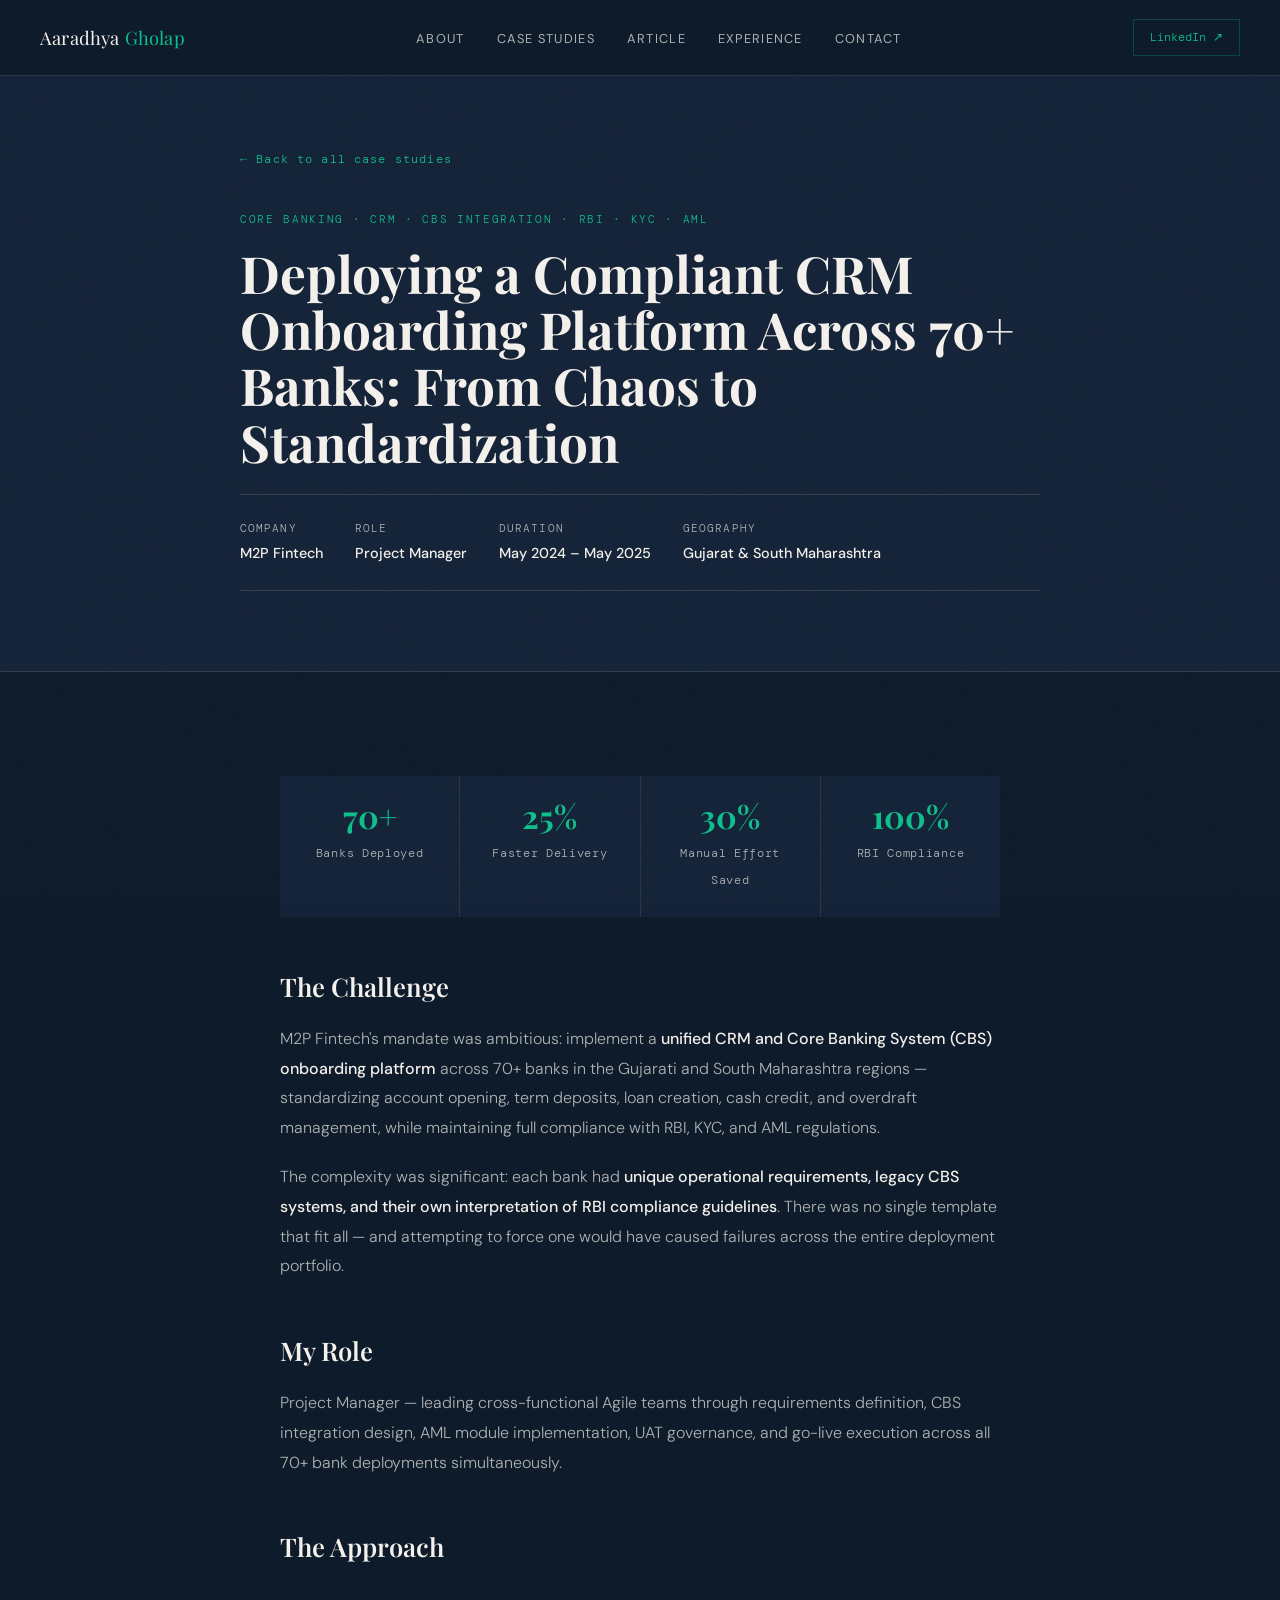
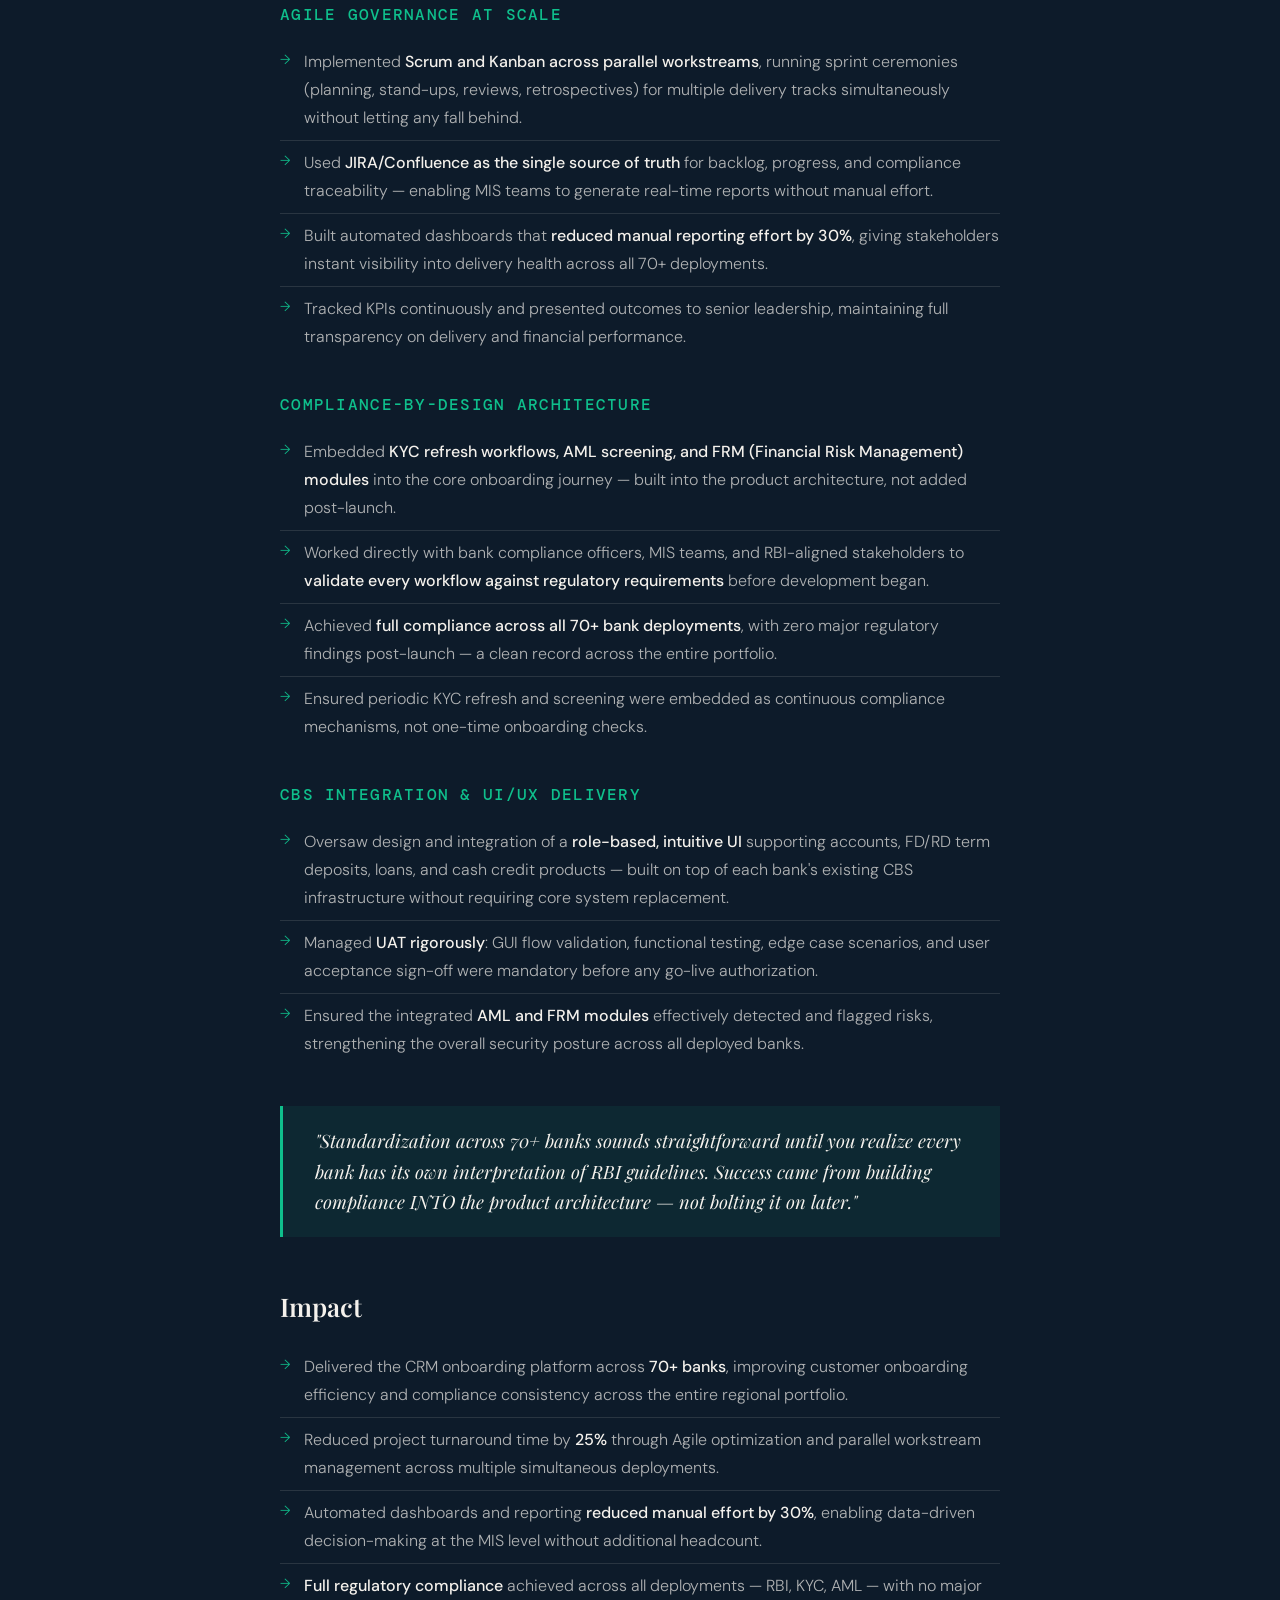
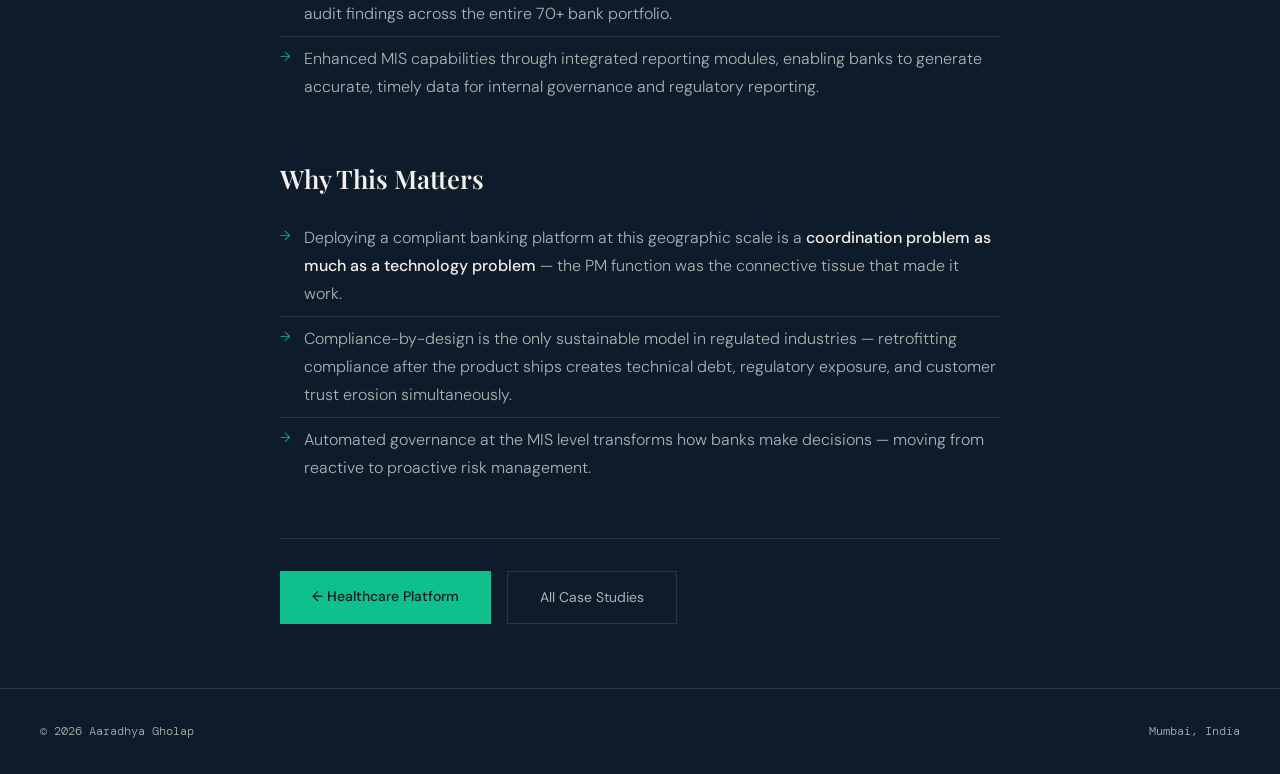
<file: case-study-3.html>
<!DOCTYPE html>
<html lang="en">
<head>
<meta charset="UTF-8">
<meta name="viewport" content="width=device-width, initial-scale=1.0">
<title>Case Study: M2P Fintech CRM — Aaradhya Gholap</title>
<link rel="stylesheet" href="style.css">
</head>
<body>

<nav>
  <a href="index.html" class="nav-logo">Aaradhya <span>Gholap</span></a>
  <button class="hamburger" aria-label="Menu"><span></span><span></span><span></span></button>
  <ul class="nav-links">
    <li><a href="index.html#about">About</a></li>
    <li><a href="index.html#work" class="active">Case Studies</a></li>
    <li><a href="index.html#article">Article</a></li>
    <li><a href="index.html#experience">Experience</a></li>
    <li><a href="index.html#contact">Contact</a></li>
  </ul>
  <a href="https://linkedin.com/in/aaradhyagholap" target="_blank" class="nav-cta">LinkedIn ↗</a>
</nav>

<div class="detail-hero">
  <div class="detail-hero-inner">
    <a href="index.html#work" class="detail-back">← Back to all case studies</a>
    <div class="detail-domain">Core Banking · CRM · CBS Integration · RBI · KYC · AML</div>
    <h1 class="detail-title">Deploying a Compliant CRM Onboarding Platform Across 70+ Banks: From Chaos to Standardization</h1>
    <div class="detail-meta">
      <div class="detail-meta-item">
        <span class="detail-meta-label">Company</span>
        <span class="detail-meta-value">M2P Fintech</span>
      </div>
      <div class="detail-meta-item">
        <span class="detail-meta-label">Role</span>
        <span class="detail-meta-value">Project Manager</span>
      </div>
      <div class="detail-meta-item">
        <span class="detail-meta-label">Duration</span>
        <span class="detail-meta-value">May 2024 – May 2025</span>
      </div>
      <div class="detail-meta-item">
        <span class="detail-meta-label">Geography</span>
        <span class="detail-meta-value">Gujarat & South Maharashtra</span>
      </div>
    </div>
  </div>
</div>

<div class="detail-body">
  <div class="metrics-row">
    <div class="metric-box"><span class="val">70+</span><span class="lbl">Banks Deployed</span></div>
    <div class="metric-box"><span class="val">25%</span><span class="lbl">Faster Delivery</span></div>
    <div class="metric-box"><span class="val">30%</span><span class="lbl">Manual Effort Saved</span></div>
    <div class="metric-box"><span class="val">100%</span><span class="lbl">RBI Compliance</span></div>
  </div>

  <h2>The Challenge</h2>
  <p>M2P Fintech's mandate was ambitious: implement a <strong>unified CRM and Core Banking System (CBS) onboarding platform</strong> across 70+ banks in the Gujarati and South Maharashtra regions — standardizing account opening, term deposits, loan creation, cash credit, and overdraft management, while maintaining full compliance with RBI, KYC, and AML regulations.</p>
  <p>The complexity was significant: each bank had <strong>unique operational requirements, legacy CBS systems, and their own interpretation of RBI compliance guidelines</strong>. There was no single template that fit all — and attempting to force one would have caused failures across the entire deployment portfolio.</p>

  <h2>My Role</h2>
  <p>Project Manager — leading cross-functional Agile teams through requirements definition, CBS integration design, AML module implementation, UAT governance, and go-live execution across all 70+ bank deployments simultaneously.</p>

  <h2>The Approach</h2>

  <h3>Agile Governance at Scale</h3>
  <ul>
    <li>Implemented <strong>Scrum and Kanban across parallel workstreams</strong>, running sprint ceremonies (planning, stand-ups, reviews, retrospectives) for multiple delivery tracks simultaneously without letting any fall behind.</li>
    <li>Used <strong>JIRA/Confluence as the single source of truth</strong> for backlog, progress, and compliance traceability — enabling MIS teams to generate real-time reports without manual effort.</li>
    <li>Built automated dashboards that <strong>reduced manual reporting effort by 30%</strong>, giving stakeholders instant visibility into delivery health across all 70+ deployments.</li>
    <li>Tracked KPIs continuously and presented outcomes to senior leadership, maintaining full transparency on delivery and financial performance.</li>
  </ul>

  <h3>Compliance-by-Design Architecture</h3>
  <ul>
    <li>Embedded <strong>KYC refresh workflows, AML screening, and FRM (Financial Risk Management) modules</strong> into the core onboarding journey — built into the product architecture, not added post-launch.</li>
    <li>Worked directly with bank compliance officers, MIS teams, and RBI-aligned stakeholders to <strong>validate every workflow against regulatory requirements</strong> before development began.</li>
    <li>Achieved <strong>full compliance across all 70+ bank deployments</strong>, with zero major regulatory findings post-launch — a clean record across the entire portfolio.</li>
    <li>Ensured periodic KYC refresh and screening were embedded as continuous compliance mechanisms, not one-time onboarding checks.</li>
  </ul>

  <h3>CBS Integration & UI/UX Delivery</h3>
  <ul>
    <li>Oversaw design and integration of a <strong>role-based, intuitive UI</strong> supporting accounts, FD/RD term deposits, loans, and cash credit products — built on top of each bank's existing CBS infrastructure without requiring core system replacement.</li>
    <li>Managed <strong>UAT rigorously</strong>: GUI flow validation, functional testing, edge case scenarios, and user acceptance sign-off were mandatory before any go-live authorization.</li>
    <li>Ensured the integrated <strong>AML and FRM modules</strong> effectively detected and flagged risks, strengthening the overall security posture across all deployed banks.</li>
  </ul>

  <div class="pullquote">
    <p>"Standardization across 70+ banks sounds straightforward until you realize every bank has its own interpretation of RBI guidelines. Success came from building compliance INTO the product architecture — not bolting it on later."</p>
  </div>

  <h2>Impact</h2>
  <ul>
    <li>Delivered the CRM onboarding platform across <strong>70+ banks</strong>, improving customer onboarding efficiency and compliance consistency across the entire regional portfolio.</li>
    <li>Reduced project turnaround time by <strong>25%</strong> through Agile optimization and parallel workstream management across multiple simultaneous deployments.</li>
    <li>Automated dashboards and reporting <strong>reduced manual effort by 30%</strong>, enabling data-driven decision-making at the MIS level without additional headcount.</li>
    <li><strong>Full regulatory compliance</strong> achieved across all deployments — RBI, KYC, AML — with no major audit findings across the entire 70+ bank portfolio.</li>
    <li>Enhanced MIS capabilities through integrated reporting modules, enabling banks to generate accurate, timely data for internal governance and regulatory reporting.</li>
  </ul>

  <h2>Why This Matters</h2>
  <ul>
    <li>Deploying a compliant banking platform at this geographic scale is a <strong>coordination problem as much as a technology problem</strong> — the PM function was the connective tissue that made it work.</li>
    <li>Compliance-by-design is the only sustainable model in regulated industries — retrofitting compliance after the product ships creates technical debt, regulatory exposure, and customer trust erosion simultaneously.</li>
    <li>Automated governance at the MIS level transforms how banks make decisions — moving from reactive to proactive risk management.</li>
  </ul>

  <div style="margin-top:3rem;padding-top:2rem;border-top:1px solid var(--white-border);display:flex;gap:1rem;flex-wrap:wrap;">
    <a href="case-study-1.html" class="btn-primary">← Healthcare Platform</a>
    <a href="index.html#work" class="btn-outline">All Case Studies</a>
  </div>
</div>

<footer>
  <span>© 2026 Aaradhya Gholap</span>
  <span>Mumbai, India</span>
</footer>
<script src="main.js"></script>
</body>
</html>
</file>
<file: style.css>
@import url('https://fonts.googleapis.com/css2?family=Playfair+Display:ital,wght@0,600;0,700;1,600&family=DM+Sans:ital,opsz,wght@0,9..40,300;0,9..40,400;0,9..40,500;1,9..40,300&family=DM+Mono:wght@400;500&display=swap');

:root {
  --navy: #0d1b2a;
  --navy-mid: #142338;
  --navy-light: #1e3352;
  --teal: #0fbf8c;
  --teal-dim: #0a9870;
  --teal-ghost: rgba(15,191,140,0.08);
  --teal-border: rgba(15,191,140,0.25);
  --gold: #e8a838;
  --white: #f4f1ec;
  --white-dim: rgba(244,241,236,0.7);
  --white-ghost: rgba(244,241,236,0.08);
  --white-border: rgba(244,241,236,0.12);
  --mono: 'DM Mono', monospace;
  --serif: 'Playfair Display', Georgia, serif;
  --sans: 'DM Sans', system-ui, sans-serif;
}

*, *::before, *::after { box-sizing: border-box; margin: 0; padding: 0; }

html { scroll-behavior: smooth; }

body {
  background: var(--navy);
  color: var(--white);
  font-family: var(--sans);
  font-weight: 300;
  line-height: 1.7;
  overflow-x: hidden;
}

/* ── NOISE TEXTURE OVERLAY ── */
body::before {
  content: '';
  position: fixed;
  inset: 0;
  background-image: url("data:image/svg+xml,%3Csvg viewBox='0 0 256 256' xmlns='http://www.w3.org/2000/svg'%3E%3Cfilter id='noise'%3E%3CfeTurbulence type='fractalNoise' baseFrequency='0.9' numOctaves='4' stitchTiles='stitch'/%3E%3C/filter%3E%3Crect width='100%25' height='100%25' filter='url(%23noise)' opacity='0.04'/%3E%3C/svg%3E");
  pointer-events: none;
  z-index: 0;
  opacity: 0.5;
}

/* ── NAV ── */
nav {
  position: fixed;
  top: 0; left: 0; right: 0;
  z-index: 100;
  display: flex;
  align-items: center;
  justify-content: space-between;
  padding: 1.2rem 2.5rem;
  background: rgba(13,27,42,0.85);
  backdrop-filter: blur(12px);
  border-bottom: 1px solid var(--white-border);
}

.nav-logo {
  font-family: var(--serif);
  font-size: 1.15rem;
  color: var(--white);
  text-decoration: none;
  letter-spacing: 0.01em;
}

.nav-logo span { color: var(--teal); }

.nav-links { display: flex; gap: 2rem; list-style: none; }

.nav-links a {
  font-size: 0.8rem;
  font-weight: 400;
  letter-spacing: 0.1em;
  text-transform: uppercase;
  color: var(--white-dim);
  text-decoration: none;
  transition: color 0.2s;
}

.nav-links a:hover, .nav-links a.active { color: var(--teal); }

.nav-cta {
  font-family: var(--mono);
  font-size: 0.75rem;
  color: var(--teal);
  border: 1px solid var(--teal-border);
  padding: 0.45rem 1rem;
  text-decoration: none;
  transition: background 0.2s;
}
.nav-cta:hover { background: var(--teal-ghost); }

/* ── HERO ── */
.hero {
  min-height: 100vh;
  display: flex;
  align-items: center;
  padding: 8rem 2.5rem 5rem;
  position: relative;
  overflow: hidden;
}

.hero-grid-bg {
  position: absolute;
  inset: 0;
  background-image:
    linear-gradient(rgba(15,191,140,0.04) 1px, transparent 1px),
    linear-gradient(90deg, rgba(15,191,140,0.04) 1px, transparent 1px);
  background-size: 60px 60px;
  mask-image: radial-gradient(ellipse 80% 80% at 50% 50%, black 30%, transparent 100%);
}

.hero-glow {
  position: absolute;
  top: -20%;
  right: -10%;
  width: 60vw;
  height: 60vw;
  background: radial-gradient(circle, rgba(15,191,140,0.06) 0%, transparent 60%);
  pointer-events: none;
}

.hero-inner {
  max-width: 1100px;
  margin: 0 auto;
  width: 100%;
  position: relative;
  z-index: 1;
}

.hero-tag {
  font-family: var(--mono);
  font-size: 0.75rem;
  color: var(--teal);
  letter-spacing: 0.15em;
  text-transform: uppercase;
  margin-bottom: 1.5rem;
  display: flex;
  align-items: center;
  gap: 0.75rem;
}
.hero-tag::before {
  content: '';
  display: block;
  width: 40px;
  height: 1px;
  background: var(--teal);
}

.hero h1 {
  font-family: var(--serif);
  font-size: clamp(3rem, 7vw, 5.5rem);
  line-height: 1.05;
  font-weight: 700;
  margin-bottom: 0.3em;
  letter-spacing: -0.02em;
}

.hero h1 em {
  font-style: italic;
  color: var(--teal);
}

.hero-subtitle {
  font-size: 1.1rem;
  color: var(--white-dim);
  max-width: 560px;
  margin: 1.5rem 0 2.5rem;
  line-height: 1.75;
}

.hero-metrics {
  display: flex;
  gap: 2.5rem;
  margin-bottom: 3rem;
  flex-wrap: wrap;
}

.metric {
  display: flex;
  flex-direction: column;
}

.metric-num {
  font-family: var(--serif);
  font-size: 2.2rem;
  font-weight: 700;
  color: var(--teal);
  line-height: 1;
}

.metric-label {
  font-size: 0.75rem;
  color: var(--white-dim);
  letter-spacing: 0.05em;
  margin-top: 0.25rem;
}

.hero-actions { display: flex; gap: 1rem; flex-wrap: wrap; }

.btn-primary {
  font-family: var(--sans);
  font-size: 0.875rem;
  font-weight: 500;
  background: var(--teal);
  color: var(--navy);
  padding: 0.85rem 2rem;
  text-decoration: none;
  transition: background 0.2s, transform 0.15s;
  display: inline-block;
}
.btn-primary:hover { background: #0de0a4; transform: translateY(-1px); }

.btn-outline {
  font-family: var(--sans);
  font-size: 0.875rem;
  font-weight: 400;
  border: 1px solid var(--white-border);
  color: var(--white-dim);
  padding: 0.85rem 2rem;
  text-decoration: none;
  transition: border-color 0.2s, color 0.2s;
  display: inline-block;
}
.btn-outline:hover { border-color: var(--teal-border); color: var(--teal); }

/* ── SECTIONS ── */
section {
  padding: 6rem 2.5rem;
  position: relative;
  z-index: 1;
}

.container { max-width: 1100px; margin: 0 auto; }

.section-label {
  font-family: var(--mono);
  font-size: 0.7rem;
  color: var(--teal);
  letter-spacing: 0.2em;
  text-transform: uppercase;
  margin-bottom: 0.75rem;
}

.section-title {
  font-family: var(--serif);
  font-size: clamp(1.8rem, 4vw, 2.8rem);
  font-weight: 700;
  line-height: 1.15;
  margin-bottom: 1rem;
}

.section-desc {
  color: var(--white-dim);
  font-size: 1rem;
  max-width: 560px;
  line-height: 1.8;
  margin-bottom: 3rem;
}

/* ── ABOUT ── */
#about { background: var(--navy-mid); }

.about-grid {
  display: grid;
  grid-template-columns: 1fr 1fr;
  gap: 5rem;
  align-items: start;
}

.about-text p {
  color: var(--white-dim);
  margin-bottom: 1.25rem;
  line-height: 1.85;
}

.about-text p strong { color: var(--white); font-weight: 500; }

.about-tags { display: flex; flex-wrap: wrap; gap: 0.5rem; margin-top: 2rem; }

.tag {
  font-family: var(--mono);
  font-size: 0.7rem;
  padding: 0.35rem 0.8rem;
  border: 1px solid var(--teal-border);
  color: var(--teal);
  letter-spacing: 0.08em;
}

.about-certs { display: flex; flex-direction: column; gap: 1rem; }

.cert-card {
  background: var(--white-ghost);
  border: 1px solid var(--white-border);
  padding: 1.25rem 1.5rem;
  transition: border-color 0.2s;
}
.cert-card:hover { border-color: var(--teal-border); }

.cert-card .cert-name {
  font-weight: 500;
  font-size: 0.9rem;
  margin-bottom: 0.2rem;
}
.cert-card .cert-org {
  font-size: 0.78rem;
  color: var(--teal);
  font-family: var(--mono);
}

/* ── CASE STUDIES ── */
#work { background: var(--navy); }

.work-grid {
  display: grid;
  grid-template-columns: 1fr 1fr 1fr;
  gap: 1.5px;
  background: var(--white-border);
  margin-bottom: 1.5px;
}

.case-card {
  background: var(--navy);
  padding: 2.5rem;
  transition: background 0.25s;
  cursor: pointer;
  text-decoration: none;
  display: block;
  color: inherit;
  position: relative;
  overflow: hidden;
}

.case-card::before {
  content: '';
  position: absolute;
  top: 0; left: 0;
  width: 3px;
  height: 0;
  background: var(--teal);
  transition: height 0.3s;
}
.case-card:hover::before { height: 100%; }
.case-card:hover { background: var(--navy-light); }

.case-domain {
  font-family: var(--mono);
  font-size: 0.65rem;
  color: var(--teal);
  letter-spacing: 0.15em;
  text-transform: uppercase;
  margin-bottom: 1.25rem;
}

.case-title {
  font-family: var(--serif);
  font-size: 1.3rem;
  font-weight: 600;
  line-height: 1.3;
  margin-bottom: 1rem;
}

.case-desc {
  font-size: 0.85rem;
  color: var(--white-dim);
  line-height: 1.75;
  margin-bottom: 1.75rem;
}

.case-metrics {
  display: flex;
  gap: 1.5rem;
  margin-bottom: 1.75rem;
  flex-wrap: wrap;
}

.case-metric-val {
  font-family: var(--serif);
  font-size: 1.5rem;
  color: var(--teal);
  font-weight: 700;
  line-height: 1;
}
.case-metric-lbl {
  font-size: 0.68rem;
  color: var(--white-dim);
  letter-spacing: 0.05em;
  margin-top: 0.2rem;
}

.case-link {
  font-family: var(--mono);
  font-size: 0.72rem;
  color: var(--teal);
  display: flex;
  align-items: center;
  gap: 0.5rem;
  letter-spacing: 0.08em;
}
.case-link::after { content: '→'; transition: transform 0.2s; }
.case-card:hover .case-link::after { transform: translateX(4px); }

/* ── CASE STUDY DETAIL PAGE ── */
.detail-hero {
  padding: 9rem 2.5rem 5rem;
  background: var(--navy-mid);
  border-bottom: 1px solid var(--white-border);
}

.detail-hero-inner { max-width: 800px; margin: 0 auto; }

.detail-back {
  font-family: var(--mono);
  font-size: 0.72rem;
  color: var(--teal);
  text-decoration: none;
  display: inline-flex;
  align-items: center;
  gap: 0.5rem;
  letter-spacing: 0.1em;
  margin-bottom: 2.5rem;
  transition: gap 0.2s;
}
.detail-back:hover { gap: 0.75rem; }

.detail-domain {
  font-family: var(--mono);
  font-size: 0.7rem;
  color: var(--teal);
  letter-spacing: 0.15em;
  text-transform: uppercase;
  margin-bottom: 1rem;
}

.detail-title {
  font-family: var(--serif);
  font-size: clamp(2rem, 5vw, 3.2rem);
  font-weight: 700;
  line-height: 1.1;
  margin-bottom: 1.5rem;
}

.detail-meta {
  display: flex;
  gap: 2rem;
  flex-wrap: wrap;
  padding: 1.5rem 0;
  border-top: 1px solid var(--white-border);
  border-bottom: 1px solid var(--white-border);
  margin-top: 1.5rem;
}

.detail-meta-item { display: flex; flex-direction: column; }
.detail-meta-label { font-size: 0.68rem; color: var(--white-dim); text-transform: uppercase; letter-spacing: 0.1em; margin-bottom: 0.25rem; font-family: var(--mono); }
.detail-meta-value { font-size: 0.9rem; font-weight: 500; }

.detail-body {
  max-width: 800px;
  margin: 0 auto;
  padding: 4rem 2.5rem;
}

.detail-body h2 {
  font-family: var(--serif);
  font-size: 1.6rem;
  font-weight: 600;
  margin: 3rem 0 1rem;
  color: var(--white);
}

.detail-body h3 {
  font-size: 1rem;
  font-weight: 500;
  color: var(--teal);
  text-transform: uppercase;
  letter-spacing: 0.08em;
  font-family: var(--mono);
  margin: 2rem 0 0.75rem;
}

.detail-body p {
  color: var(--white-dim);
  margin-bottom: 1.25rem;
  line-height: 1.85;
}

.detail-body strong { color: var(--white); font-weight: 500; }

.detail-body ul { list-style: none; margin-bottom: 1.5rem; }

.detail-body ul li {
  color: var(--white-dim);
  padding: 0.5rem 0 0.5rem 1.5rem;
  position: relative;
  line-height: 1.75;
  border-bottom: 1px solid var(--white-border);
}
.detail-body ul li:last-child { border-bottom: none; }
.detail-body ul li::before {
  content: '→';
  position: absolute;
  left: 0;
  color: var(--teal);
  font-size: 0.85rem;
}

.metrics-row {
  display: grid;
  grid-template-columns: repeat(4, 1fr);
  gap: 1px;
  background: var(--white-border);
  margin: 2.5rem 0;
}

.metric-box {
  background: var(--navy-mid);
  padding: 1.5rem;
  text-align: center;
}

.metric-box .val {
  font-family: var(--serif);
  font-size: 2rem;
  font-weight: 700;
  color: var(--teal);
  display: block;
  line-height: 1;
  margin-bottom: 0.4rem;
}

.metric-box .lbl {
  font-size: 0.72rem;
  color: var(--white-dim);
  font-family: var(--mono);
  letter-spacing: 0.06em;
}

.pullquote {
  border-left: 3px solid var(--teal);
  padding: 1.25rem 2rem;
  margin: 2.5rem 0;
  background: var(--teal-ghost);
}

.pullquote p {
  font-family: var(--serif);
  font-size: 1.15rem;
  font-style: italic;
  color: var(--white) !important;
  margin: 0 !important;
  line-height: 1.65;
}

/* ── ARTICLE ── */
#article { background: var(--navy-mid); }

.article-card {
  background: var(--navy);
  border: 1px solid var(--white-border);
  padding: 3rem;
  max-width: 780px;
  transition: border-color 0.2s;
}
.article-card:hover { border-color: var(--teal-border); }

.article-tag {
  font-family: var(--mono);
  font-size: 0.68rem;
  color: var(--teal);
  letter-spacing: 0.12em;
  text-transform: uppercase;
  margin-bottom: 1rem;
}

.article-card h2 {
  font-family: var(--serif);
  font-size: 1.7rem;
  line-height: 1.2;
  margin-bottom: 1rem;
  font-weight: 600;
}

.article-card .excerpt {
  color: var(--white-dim);
  font-size: 0.95rem;
  line-height: 1.8;
  margin-bottom: 1.5rem;
}

.article-full { padding: 4rem 2.5rem; }
.article-full-inner { max-width: 720px; margin: 0 auto; }
.article-full-inner h2 { font-family: var(--serif); font-size: 1.5rem; font-weight: 600; margin: 2.5rem 0 0.75rem; }
.article-full-inner p { color: var(--white-dim); line-height: 1.9; margin-bottom: 1.25rem; }
.article-full-inner strong { color: var(--white); font-weight: 500; }
.article-full-inner ul { list-style: none; margin-bottom: 1.5rem; }
.article-full-inner ul li { color: var(--white-dim); padding: 0.5rem 0 0.5rem 1.5rem; position: relative; line-height: 1.75; border-bottom: 1px solid var(--white-border); }
.article-full-inner ul li:last-child { border-bottom: none; }
.article-full-inner ul li::before { content: '→'; position: absolute; left: 0; color: var(--teal); }

/* ── TIMELINE ── */
#experience { background: var(--navy); }

.timeline { position: relative; padding-left: 2rem; }
.timeline::before {
  content: '';
  position: absolute;
  left: 0; top: 0; bottom: 0;
  width: 1px;
  background: linear-gradient(to bottom, var(--teal), transparent);
}

.timeline-item {
  position: relative;
  padding-bottom: 3rem;
  padding-left: 2rem;
}

.timeline-item::before {
  content: '';
  position: absolute;
  left: -2.4rem;
  top: 0.4rem;
  width: 8px;
  height: 8px;
  background: var(--teal);
  border-radius: 50%;
  box-shadow: 0 0 0 4px rgba(15,191,140,0.15);
}

.timeline-date {
  font-family: var(--mono);
  font-size: 0.68rem;
  color: var(--teal);
  letter-spacing: 0.1em;
  margin-bottom: 0.4rem;
}

.timeline-title {
  font-family: var(--serif);
  font-size: 1.2rem;
  font-weight: 600;
  margin-bottom: 0.2rem;
}

.timeline-company {
  font-size: 0.85rem;
  color: var(--white-dim);
  margin-bottom: 0.75rem;
}

.timeline-desc {
  font-size: 0.88rem;
  color: var(--white-dim);
  line-height: 1.75;
}

/* ── CONTACT ── */
#contact {
  background: var(--navy-mid);
  text-align: center;
  padding: 8rem 2.5rem;
}

#contact .section-title { margin-bottom: 1rem; }

#contact p {
  color: var(--white-dim);
  margin-bottom: 2.5rem;
  font-size: 1rem;
  max-width: 480px;
  margin-left: auto;
  margin-right: auto;
}

.contact-links { display: flex; gap: 1rem; justify-content: center; flex-wrap: wrap; }

/* ── FOOTER ── */
footer {
  background: var(--navy);
  border-top: 1px solid var(--white-border);
  padding: 2rem 2.5rem;
  display: flex;
  justify-content: space-between;
  align-items: center;
  font-size: 0.78rem;
  color: var(--white-dim);
  font-family: var(--mono);
}

/* ── ANIMATIONS ── */
.fade-up {
  opacity: 0;
  transform: translateY(24px);
  transition: opacity 0.65s ease, transform 0.65s ease;
}
.fade-up.visible { opacity: 1; transform: translateY(0); }

.fade-up:nth-child(2) { transition-delay: 0.1s; }
.fade-up:nth-child(3) { transition-delay: 0.2s; }
.fade-up:nth-child(4) { transition-delay: 0.3s; }

/* ── RESPONSIVE ── */
@media (max-width: 900px) {
  .work-grid { grid-template-columns: 1fr; }
  .about-grid { grid-template-columns: 1fr; gap: 3rem; }
  .metrics-row { grid-template-columns: 1fr 1fr; }
  nav { padding: 1rem 1.5rem; }
  .nav-links { display: none; }
}

@media (max-width: 600px) {
  section { padding: 4rem 1.25rem; }
  .hero { padding: 7rem 1.25rem 4rem; }
  .hero-metrics { gap: 1.5rem; }
  .detail-body { padding: 3rem 1.25rem; }
  .metrics-row { grid-template-columns: 1fr 1fr; }
}

/* ── HAMBURGER ── */
.hamburger {
  display: none;
  flex-direction: column;
  gap: 5px;
  background: none;
  border: none;
  cursor: pointer;
  padding: 4px;
}
.hamburger span { display: block; width: 22px; height: 1px; background: var(--white); transition: all 0.2s; }

@media (max-width: 900px) {
  .hamburger { display: flex; }
  .nav-links.open {
    display: flex;
    flex-direction: column;
    position: fixed;
    top: 56px; left: 0; right: 0;
    background: var(--navy-mid);
    padding: 2rem;
    border-bottom: 1px solid var(--white-border);
    gap: 1.5rem;
  }
}
</file>
